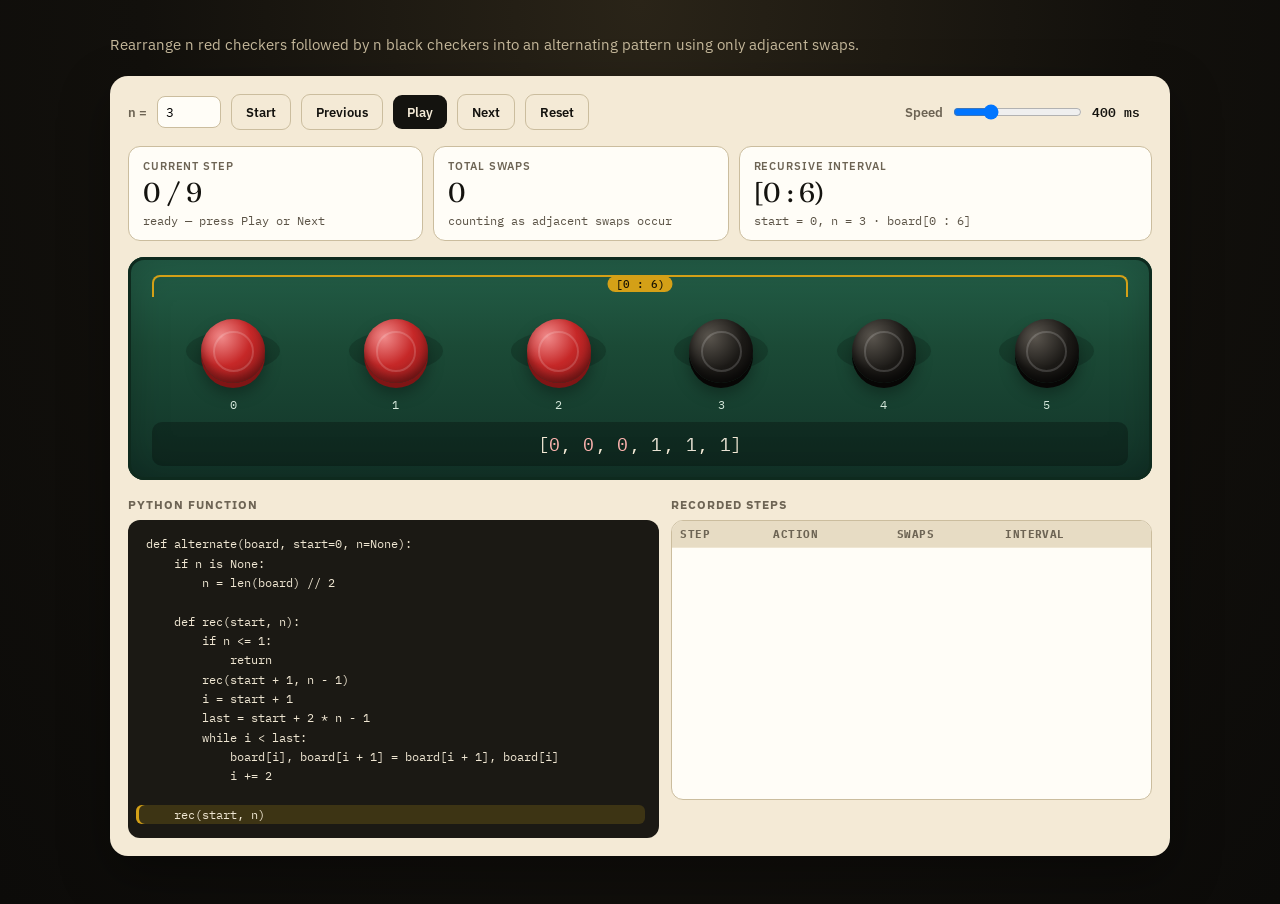
<file: Assignment #1/checkers.html>
<!DOCTYPE html>
<html lang="en">
<head>
  <meta charset="UTF-8" />
  <meta name="viewport" content="width=device-width, initial-scale=1" />
  <title>Recursive Checker Swaps</title>
  <link rel="preconnect" href="https://fonts.googleapis.com" />
  <link rel="preconnect" href="https://fonts.gstatic.com" crossorigin />
  <link href="https://fonts.googleapis.com/css2?family=Fraunces:opsz,wght@9..144,500;9..144,700&family=IBM+Plex+Mono:wght@400;500&family=IBM+Plex+Sans:wght@400;500;600&display=swap" rel="stylesheet" />
  <style>
    :root {
      --felt: #1b4a36;
      --felt-dark: #123328;
      --ink: #14130f;
      --paper: #f4ead6;
      --paper-dim: #e7dcc4;
      --red: #c62828;
      --red-deep: #7f1515;
      --black: #1c1a17;
      --gold: #d4a017;
      --line: #cbbd9e;
      --muted: #6d6454;
    }

    * { box-sizing: border-box; }

    body {
      margin: 0;
      min-height: 100vh;
      color: var(--ink);
      background:
        radial-gradient(ellipse at top, #2a2418 0%, #12100c 55%, #0c0b09 100%);
      font-family: "IBM Plex Sans", sans-serif;
    }

    .page {
      max-width: 1100px;
      margin: 0 auto;
      padding: 28px 20px 48px;
    }

    header {
      display: flex;
      justify-content: space-between;
      align-items: flex-end;
      gap: 16px;
      margin-bottom: 22px;
    }

    h1 {
      margin: 0;
      font-family: Fraunces, serif;
      font-size: clamp(1.6rem, 3vw, 2.2rem);
      font-weight: 700;
      color: var(--paper);
      letter-spacing: -0.02em;
    }

    header p {
      margin: 6px 0 0;
      color: #c4b79a;
      font-size: 0.95rem;
    }

    .legend {
      display: flex;
      gap: 14px;
      color: #c4b79a;
      font-size: 0.82rem;
      font-family: "IBM Plex Mono", monospace;
    }

    .legend span {
      display: flex;
      align-items: center;
      gap: 8px;
    }

    .dot {
      width: 14px;
      height: 14px;
      border-radius: 50%;
      box-shadow: 0 1px 0 rgba(0, 0, 0, 0.4);
    }

    .dot.red { background: radial-gradient(circle at 30% 30%, #ef6b6b, var(--red)); }
    .dot.black { background: radial-gradient(circle at 30% 30%, #4a4540, var(--black)); }

    .panel {
      background: var(--paper);
      border-radius: 18px;
      padding: 18px;
      box-shadow: 0 18px 50px rgba(0, 0, 0, 0.35);
    }

    .controls {
      display: flex;
      flex-wrap: wrap;
      align-items: center;
      gap: 10px;
      margin-bottom: 16px;
    }

    label {
      font-size: 0.82rem;
      font-weight: 600;
      color: var(--muted);
    }

    input[type="number"], input[type="range"] {
      font-family: "IBM Plex Mono", monospace;
    }

    input[type="number"] {
      width: 64px;
      padding: 6px 8px;
      border: 1px solid var(--line);
      border-radius: 8px;
      background: #fffdf7;
    }

    .controls button {
      border: 0;
      border-radius: 9px;
      padding: 8px 14px;
      background: var(--ink);
      color: var(--paper);
      font-family: inherit;
      font-weight: 600;
      cursor: pointer;
    }

    .controls button.ghost {
      background: transparent;
      color: var(--ink);
      border: 1px solid var(--line);
    }

    .controls button.is-playing {
      box-shadow: inset 0 0 0 2px var(--gold);
    }

    .speed {
      margin-left: auto;
      display: flex;
      align-items: center;
      gap: 8px;
    }

    .speed-ms {
      min-width: 4.6em;
      font-family: "IBM Plex Mono", monospace;
      font-size: 0.82rem;
      font-weight: 600;
      color: var(--ink);
    }

    .stats {
      display: grid;
      grid-template-columns: 1fr 1fr 1.4fr;
      gap: 10px;
      margin-bottom: 16px;
    }

    .stat {
      background: #fffdf7;
      border: 1px solid var(--line);
      border-radius: 12px;
      padding: 12px 14px;
      min-height: 86px;
    }

    .stat .kicker {
      font-size: 0.7rem;
      font-weight: 600;
      letter-spacing: 0.08em;
      text-transform: uppercase;
      color: var(--muted);
    }

    .stat .value {
      margin-top: 4px;
      font-family: Fraunces, serif;
      font-size: 1.7rem;
      line-height: 1.15;
    }

    .stat .detail {
      margin-top: 4px;
      font-family: "IBM Plex Mono", monospace;
      font-size: 0.78rem;
      color: #5b5346;
    }

    .board-wrap {
      background: linear-gradient(180deg, #246049 0%, var(--felt) 40%, var(--felt-dark) 100%);
      border-radius: 16px;
      padding: 18px 16px 12px;
      box-shadow: inset 0 0 0 3px #0e2a1e, inset 0 0 40px rgba(0, 0, 0, 0.25);
    }

    .interval-bar {
      position: relative;
      height: 28px;
      margin: 0 8px 6px;
    }

    .interval-mark {
      position: absolute;
      top: 0;
      height: 22px;
      border: 2px solid var(--gold);
      border-bottom: 0;
      border-radius: 8px 8px 0 0;
      opacity: 0;
      transition: left 0.35s ease, width 0.35s ease, opacity 0.2s;
    }

    .interval-mark.on { opacity: 1; }

    .interval-mark span {
      position: absolute;
      top: -1px;
      left: 50%;
      transform: translateX(-50%);
      background: var(--gold);
      color: #1a1404;
      font-family: "IBM Plex Mono", monospace;
      font-size: 0.68rem;
      font-weight: 500;
      padding: 1px 8px;
      border-radius: 999px;
      white-space: nowrap;
    }

    .track {
      position: relative;
      height: 84px;
      margin: 0 8px;
    }

    .slot {
      position: absolute;
      top: 8px;
      width: var(--slot);
      height: 68px;
      display: flex;
      justify-content: center;
    }

    .slot::before {
      content: "";
      width: 58%;
      height: 58%;
      margin-top: 14px;
      border-radius: 50%;
      background: rgba(0, 0, 0, 0.18);
    }

    .piece {
      position: absolute;
      top: 10px;
      width: calc(var(--slot) * 0.78);
      height: calc(var(--slot) * 0.78);
      max-width: 64px;
      max-height: 64px;
      border-radius: 50%;
      transition: left 0.5s cubic-bezier(0.4, 0.1, 0.2, 1), top 0.5s cubic-bezier(0.4, 0.1, 0.2, 1);
      z-index: 1;
    }

    .piece.swap-a { z-index: 3; }
    .piece.swap-b { z-index: 2; }
    .piece.flash {
      outline: 3px solid var(--gold);
      outline-offset: 2px;
    }

    .piece.red {
      background:
        radial-gradient(circle at 32% 28%, #f08a8a 0%, var(--red) 46%, var(--red-deep) 100%);
      box-shadow:
        inset 0 -6px 10px rgba(0, 0, 0, 0.35),
        0 5px 0 var(--red-deep),
        0 10px 16px rgba(0, 0, 0, 0.35);
    }

    .piece.black {
      background:
        radial-gradient(circle at 32% 28%, #5a554e 0%, var(--black) 52%, #090807 100%);
      box-shadow:
        inset 0 -6px 10px rgba(0, 0, 0, 0.55),
        0 5px 0 #070605,
        0 10px 16px rgba(0, 0, 0, 0.35);
    }

    .piece::after {
      content: "";
      position: absolute;
      inset: 18%;
      border-radius: 50%;
      border: 2px solid rgba(255, 255, 255, 0.16);
    }

    .indices {
      display: grid;
      grid-auto-flow: column;
      grid-auto-columns: var(--slot);
      margin: 4px 8px 0;
      color: #d9ecdf;
      font-family: "IBM Plex Mono", monospace;
      font-size: 0.75rem;
      text-align: center;
    }

    .board-list {
      margin: 10px 8px 2px;
      text-align: center;
      font-family: "IBM Plex Mono", monospace;
      font-size: clamp(0.85rem, 2.2vw, 1.15rem);
      color: #f4ead6;
      background: rgba(0, 0, 0, 0.28);
      border-radius: 10px;
      padding: 10px 12px;
      letter-spacing: 0.02em;
    }

    .board-list .zero { color: #ffb4b0; }
    .board-list .one { color: #e8e2d4; }

    .below {
      display: grid;
      grid-template-columns: 1.05fr 0.95fr;
      gap: 12px;
      margin-top: 16px;
    }

    h2 {
      margin: 0 0 8px;
      font-size: 0.78rem;
      letter-spacing: 0.08em;
      text-transform: uppercase;
      color: var(--muted);
    }

    pre {
      margin: 0;
      background: #1b1914;
      color: #efe6d2;
      border-radius: 12px;
      padding: 14px 14px 14px 8px;
      overflow: auto;
      min-height: 280px;
      font-family: "IBM Plex Mono", monospace;
      font-size: 0.78rem;
      line-height: 1.55;
    }

    .code-line {
      display: block;
      padding: 0 8px 0 10px;
      border-radius: 6px;
    }

    .code-line.active {
      background: #3d3414;
      box-shadow: inset 3px 0 0 var(--gold);
    }

    .log {
      height: 280px;
      overflow: auto;
      background: #fffdf7;
      border: 1px solid var(--line);
      border-radius: 12px;
      font-family: "IBM Plex Mono", monospace;
      font-size: 0.75rem;
    }

    .log table {
      width: 100%;
      border-collapse: collapse;
    }

    .log th, .log td {
      text-align: left;
      padding: 6px 8px;
      border-bottom: 1px solid #efe6d2;
      white-space: nowrap;
    }

    .log th {
      position: sticky;
      top: 0;
      background: var(--paper-dim);
      font-size: 0.68rem;
      letter-spacing: 0.04em;
      text-transform: uppercase;
      color: var(--muted);
    }

    .log tr.current td {
      background: #f6e7b4;
      font-weight: 500;
    }

    @media (max-width: 800px) {
      header, .stats, .below { display: block; }
      .stat { margin-bottom: 8px; }
      .speed { margin-left: 0; }
      .below > * { margin-top: 12px; }
    }
  </style>
</head>
<body>
  <div class="page">
    <header>
      <div>
        <p>Rearrange n red checkers followed by n black checkers into an alternating pattern using only adjacent swaps.</p>
      </div>
    </header>

    <div class="panel">
      <div class="controls">
        <label for="nInput">n =</label>
        <input id="nInput" type="number" min="1" max="8" value="3" />
        <button id="startBtn" class="ghost" type="button">Start</button>
        <button id="prevBtn" class="ghost" type="button">Previous</button>
        <button id="playBtn" type="button">Play</button>
        <button id="nextBtn" class="ghost" type="button">Next</button>
        <button id="resetBtn" class="ghost" type="button">Reset</button>
        <div class="speed">
          <label for="speed">Speed</label>
          <input id="speed" type="range" min="100" max="1200" step="50" value="400" />
          <span class="speed-ms" id="speedMs">400 ms</span>
        </div>
      </div>

      <div class="stats">
        <article class="stat">
          <div class="kicker">Current step</div>
          <div class="value" id="stepValue">0 / 0</div>
          <div class="detail" id="stepDetail">ready</div>
        </article>
        <article class="stat">
          <div class="kicker">Total swaps</div>
          <div class="value" id="swapValue">0</div>
          <div class="detail" id="swapDetail">T(n) = n(n − 1) / 2</div>
        </article>
        <article class="stat">
          <div class="kicker">Recursive interval</div>
          <div class="value" id="intervalValue">[0 : 0)</div>
          <div class="detail" id="intervalDetail">start = 0, n = 0</div>
        </article>
      </div>

      <div class="board-wrap">
        <div class="interval-bar">
          <div class="interval-mark" id="intervalMark"><span id="intervalLabel"></span></div>
        </div>
        <div class="track" id="track"></div>
        <div class="indices" id="indices"></div>
        <div class="board-list" id="boardList">[0, 0, 0, 1, 1, 1]</div>
      </div>

      <div class="below">
        <div>
          <h2>Python function</h2>
          <pre id="code"></pre>
        </div>
        <div>
          <h2>Recorded steps</h2>
          <div class="log" id="log">
            <table>
              <thead>
                <tr>
                  <th>Step</th>
                  <th>Action</th>
                  <th>Swaps</th>
                  <th>Interval</th>
                </tr>
              </thead>
              <tbody id="logBody"></tbody>
            </table>
          </div>
        </div>
      </div>
    </div>
  </div>

  <script>
    const CODE_LINES = [
      "def alternate(board, start=0, n=None):",
      "    if n is None:",
      "        n = len(board) // 2",
      "",
      "    def rec(start, n):",
      "        if n <= 1:",
      "            return",
      "        rec(start + 1, n - 1)",
      "        i = start + 1",
      "        last = start + 2 * n - 1",
      "        while i < last:",
      "            board[i], board[i + 1] = board[i + 1], board[i]",
      "            i += 2",
      "",
      "    rec(start, n)",
    ];

    const codeEl = document.getElementById("code");
    CODE_LINES.forEach((line, i) => {
      const span = document.createElement("span");
      span.className = "code-line";
      span.dataset.line = String(i);
      span.textContent = line || " ";
      codeEl.appendChild(span);
    });

    const els = {
      nInput: document.getElementById("nInput"),
      startBtn: document.getElementById("startBtn"),
      prevBtn: document.getElementById("prevBtn"),
      playBtn: document.getElementById("playBtn"),
      nextBtn: document.getElementById("nextBtn"),
      resetBtn: document.getElementById("resetBtn"),
      speed: document.getElementById("speed"),
      speedMs: document.getElementById("speedMs"),
      stepValue: document.getElementById("stepValue"),
      stepDetail: document.getElementById("stepDetail"),
      swapValue: document.getElementById("swapValue"),
      swapDetail: document.getElementById("swapDetail"),
      intervalValue: document.getElementById("intervalValue"),
      intervalDetail: document.getElementById("intervalDetail"),
      track: document.getElementById("track"),
      indices: document.getElementById("indices"),
      boardList: document.getElementById("boardList"),
      intervalMark: document.getElementById("intervalMark"),
      intervalLabel: document.getElementById("intervalLabel"),
      logBody: document.getElementById("logBody"),
      log: document.getElementById("log"),
    };

    let n = 3;
    let events = [];
    let totalSwaps = 0;
    let cursor = 0;
    let pieces = [];
    let playing = false;
    let busy = false;
    let runId = 0;

    function highlightCode(line) {
      codeEl.querySelectorAll(".code-line").forEach((el) => {
        el.classList.toggle("active", Number(el.dataset.line) === line);
      });
    }

    function stepMs() {
      return Number(els.speed.value);
    }

    function updateSpeedLabel() {
      els.speedMs.textContent = `${stepMs()} ms`;
    }

    function swapDuration() {
      return Math.min(500, Math.max(160, Math.round(stepMs() * 0.7)));
    }

    function applyPieceSpeed() {
      const ms = swapDuration();
      pieces.forEach((p) => {
        p.el.style.transitionDuration = `${ms}ms`;
      });
      return ms;
    }

    function collectEvents(size) {
      const board = Array(size).fill(0).concat(Array(size).fill(1));
      const out = [];
      let swaps = 0;

      function rec(start, m) {
        const interval = [start, start + 2 * m];
        out.push({
          type: "enter",
          start,
          n: m,
          interval,
          swaps,
          board: board.slice(),
          line: m <= 1 ? 5 : 7,
          detail: m <= 1
            ? `base case: n = 1, already alternating`
            : `recurse into the middle 2(${m} − 1) checkers`,
        });
        if (m <= 1) {
          out.push({
            type: "return",
            start,
            n: m,
            interval,
            swaps,
            board: board.slice(),
            line: 6,
            detail: `return from rec(start=${start}, n=${m})`,
          });
          return;
        }
        rec(start + 1, m - 1);
        let i = start + 1;
        const last = start + 2 * m - 1;
        while (i < last) {
          const tmp = board[i];
          board[i] = board[i + 1];
          board[i + 1] = tmp;
          swaps += 1;
          out.push({
            type: "swap",
            i,
            start,
            n: m,
            interval,
            swaps,
            board: board.slice(),
            line: 11,
            detail: `swap adjacent positions ${i} and ${i + 1}`,
          });
          i += 2;
        }
        out.push({
          type: "return",
          start,
          n: m,
          interval,
          swaps,
          board: board.slice(),
          line: 12,
          detail: `return from rec(start=${start}, n=${m})`,
        });
      }

      rec(0, size);
      return { events: out, totalSwaps: swaps };
    }

    function slotWidth() {
      const count = 2 * n;
      return els.track.clientWidth / count;
    }

    function setIntervalMark(interval) {
      const w = slotWidth();
      if (!interval) {
        els.intervalMark.classList.remove("on");
        return;
      }
      const [lo, hi] = interval;
      els.intervalMark.style.left = `${lo * w}px`;
      els.intervalMark.style.width = `${(hi - lo) * w}px`;
      els.intervalLabel.textContent = `[${lo} : ${hi})`;
      els.intervalMark.classList.add("on");
    }

    function layoutPieces(arc = null) {
      const w = slotWidth();
      const pieceSize = Math.min(64, w * 0.78);
      pieces.forEach((p) => {
        p.el.style.width = `${pieceSize}px`;
        p.el.style.height = `${pieceSize}px`;
        const left = p.slot * w + (w - pieceSize) / 2;
        let top = 10;
        if (arc && p.slot === arc.up) top = -8;
        if (arc && p.slot === arc.down) top = 28;
        p.el.style.left = `${left}px`;
        p.el.style.top = `${top}px`;
      });
    }

    function renderBoard() {
      const count = 2 * n;
      els.track.style.setProperty("--slot", `${100 / count}%`);
      els.track.innerHTML = "";
      els.indices.innerHTML = "";
      pieces = [];

      for (let i = 0; i < count; i += 1) {
        const slot = document.createElement("div");
        slot.className = "slot";
        slot.style.left = `${(100 / count) * i}%`;
        slot.style.width = `${100 / count}%`;
        els.track.appendChild(slot);

        const idx = document.createElement("div");
        idx.textContent = String(i);
        els.indices.appendChild(idx);

        const color = i < n ? "red" : "black";
        const el = document.createElement("div");
        el.className = `piece ${color}`;
        els.track.appendChild(el);
        pieces.push({ el, slot: i, color });
      }
      layoutPieces();
      applyPieceSpeed();
    }

    function currentBoard() {
      if (cursor <= 0) return Array(n).fill(0).concat(Array(n).fill(1));
      return events[cursor - 1].board;
    }

    function renderList(arr) {
      els.boardList.innerHTML = `[${arr.map((v) => (
        `<span class="${v ? "one" : "zero"}">${v}</span>`
      )).join(", ")}]`;
    }

    function readyEvent() {
      return {
        start: 0,
        n,
        interval: [0, 2 * n],
        swaps: 0,
        board: Array(n).fill(0).concat(Array(n).fill(1)),
        detail: "ready — press Play or Next",
        line: 14,
      };
    }

    function highlightLog() {
      const rows = [...els.logBody.querySelectorAll("tr")];
      rows.forEach((row, i) => {
        row.classList.toggle("current", i === cursor - 1);
      });
      const current = rows[cursor - 1];
      if (current) current.scrollIntoView({ block: "nearest" });
    }

    function updateButtons() {
      els.startBtn.disabled = cursor === 0 && !playing;
      els.prevBtn.disabled = cursor === 0;
      els.nextBtn.disabled = cursor >= events.length;
      els.playBtn.disabled = cursor >= events.length && !playing;
      els.playBtn.textContent = "Play";
      els.playBtn.classList.toggle("is-playing", playing);
    }

    function updateStats(event, stepIndex) {
      const swapCount = event ? event.swaps : 0;
      const interval = event ? event.interval : [0, 2 * n];
      const start = event ? event.start : 0;
      const m = event ? event.n : n;
      const board = event && event.board ? event.board : currentBoard();

      els.stepValue.textContent = `${stepIndex} / ${events.length}`;
      els.stepDetail.textContent = event ? event.detail : "ready — press Play or Next";
      els.swapValue.textContent = String(swapCount);
      els.swapDetail.textContent = stepIndex >= events.length && events.length > 0
        ? `final total  ·  T(${n}) = ${n}×${n - 1}/2`
        : "counting as adjacent swaps occur";
      els.intervalValue.textContent = `[${interval[0]} : ${interval[1]})`;
      els.intervalDetail.textContent = `start = ${start}, n = ${m}   ·   board[${interval[0]} : ${interval[1]}]`;
      setIntervalMark(interval);
      renderList(board);
      updateButtons();
      if (event) highlightCode(event.line);
      else highlightCode(-1);
    }

    function recordRow(event, stepIndex) {
      const tr = document.createElement("tr");
      tr.dataset.step = String(stepIndex);
      const interval = `[${event.interval[0]} : ${event.interval[1]})`;
      const action = event.type === "swap"
        ? `swap ${event.i} ↔ ${event.i + 1}`
        : event.type === "enter"
          ? `rec(start=${event.start}, n=${event.n})`
          : `return n=${event.n}`;
      tr.innerHTML = `
        <td>${stepIndex}</td>
        <td>${action}</td>
        <td>${event.swaps}</td>
        <td>${interval}</td>
      `;
      els.logBody.appendChild(tr);
      highlightLog();
    }

    function wait(ms) {
      return new Promise((resolve) => setTimeout(resolve, ms));
    }

    function waitTransition(el) {
      const ms = swapDuration() + 80;
      return new Promise((resolve) => {
        let settled = false;
        const done = () => {
          if (settled) return;
          settled = true;
          resolve();
        };
        el.addEventListener("transitionend", done, { once: true });
        setTimeout(done, ms);
      });
    }

    async function runSwap(i) {
      const a = pieces.find((p) => p.slot === i);
      const b = pieces.find((p) => p.slot === i + 1);
      if (!a || !b) return;
      a.el.classList.add("flash", "swap-a");
      b.el.classList.add("flash", "swap-b");
      a.slot = i + 1;
      b.slot = i;
      layoutPieces({ up: a.slot, down: b.slot });
      await waitTransition(a.el);
      layoutPieces();
      a.el.classList.remove("flash", "swap-a");
      b.el.classList.remove("flash", "swap-b");
    }

    async function runEvent(event, stepIndex, id) {
      if (id !== runId) return;
      updateStats(event, stepIndex);
      recordRow(event, stepIndex);
      if (event.type === "swap") {
        await runSwap(event.i);
        if (id === runId) renderList(event.board);
      } else if (!playing) {
        await wait(80);
      }
    }

    async function stepOnce(id) {
      if (busy || cursor >= events.length) return;
      busy = true;
      const event = events[cursor];
      cursor += 1;
      await runEvent(event, cursor, id);
      if (id !== runId) return;
      if (cursor >= events.length) {
        els.stepDetail.textContent = "done — board is 0, 1, 0, 1, …";
        highlightCode(-1);
        playing = false;
      }
      busy = false;
      updateButtons();
    }

    async function stepBack(id) {
      if (busy || cursor <= 0) return;
      busy = true;
      playing = false;
      const event = events[cursor - 1];
      if (event.type === "swap") {
        await runSwap(event.i);
      }
      if (id !== runId) return;
      cursor -= 1;
      const last = els.logBody.lastElementChild;
      if (last) last.remove();
      const shown = cursor === 0 ? readyEvent() : events[cursor - 1];
      if (cursor === 0) {
        shown.detail = "ready — press Play or Next";
      }
      updateStats(shown, cursor);
      highlightLog();
      busy = false;
      updateButtons();
    }

    async function play() {
      if (playing) return;
      if (cursor >= events.length) return;
      const id = runId;
      playing = true;
      updateButtons();
      while (playing && id === runId && cursor < events.length) {
        const t0 = performance.now();
        await stepOnce(id);
        if (!playing || id !== runId) break;
        const leftover = stepMs() - (performance.now() - t0);
        if (leftover > 0) await wait(leftover);
      }
      if (id === runId) {
        playing = false;
        updateButtons();
      }
    }

    function pause() {
      playing = false;
      updateButtons();
    }

    function seekStart() {
      runId += 1;
      playing = false;
      busy = false;
      cursor = 0;
      els.logBody.innerHTML = "";
      renderBoard();
      updateStats(readyEvent(), 0);
    }

    function rebuild() {
      n = Math.max(1, Math.min(8, Number(els.nInput.value) || 1));
      els.nInput.value = String(n);
      const collected = collectEvents(n);
      events = collected.events;
      totalSwaps = collected.totalSwaps;
      seekStart();
    }

    function resetToDefault() {
      els.nInput.value = "3";
      rebuild();
    }

    els.startBtn.addEventListener("click", () => seekStart());
    els.prevBtn.addEventListener("click", () => {
      pause();
      stepBack(runId);
    });
    els.playBtn.addEventListener("click", () => {
      if (playing) pause();
      else play();
    });
    els.nextBtn.addEventListener("click", () => {
      pause();
      stepOnce(runId);
    });
    els.resetBtn.addEventListener("click", () => resetToDefault());
    els.nInput.addEventListener("change", () => rebuild());
    els.speed.addEventListener("input", () => {
      updateSpeedLabel();
      applyPieceSpeed();
    });
    window.addEventListener("resize", () => {
      layoutPieces();
      const event = cursor === 0 ? readyEvent() : events[cursor - 1];
      setIntervalMark(event.interval);
    });

    updateSpeedLabel();
    rebuild();
  </script>
</body>
</html>
</file>
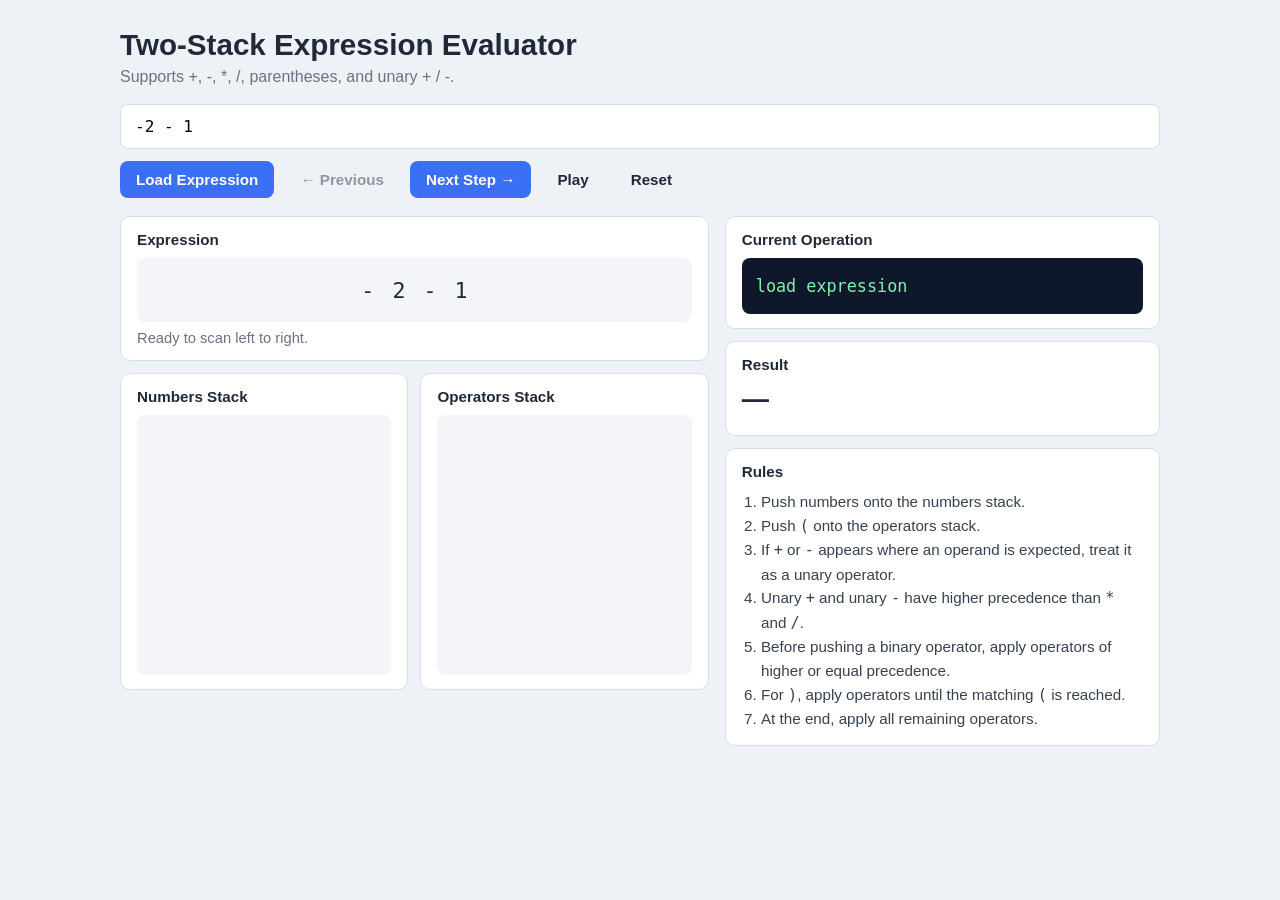
<file: Assignment #2/eval_stacks.html>
<!DOCTYPE html>
<html lang="en">
<head>
  <meta charset="UTF-8" />
  <meta name="viewport" content="width=device-width, initial-scale=1" />
  <title>Two-Stack Expression Evaluator</title>
  <style>
    :root {
      --bg: #eef1f6;
      --card: #ffffff;
      --ink: #1f2937;
      --muted: #6b7280;
      --line: #d8dee8;
      --blue: #3b6ff5;
      --blue-hover: #2f5de0;
      --gray-btn: #eef1f6;
      --well: #f3f5f9;
      --green: #d8f3dc;
      --green-ink: #1b7a3a;
      --green-line: #8ed4a4;
      --amber: #fff3d6;
      --amber-ink: #9a6700;
      --navy: #0f172a;
    }

    * { box-sizing: border-box; }

    body {
      margin: 0;
      min-height: 100vh;
      font-family: -apple-system, BlinkMacSystemFont, "Segoe UI", Helvetica, Arial, sans-serif;
      color: var(--ink);
      background: var(--bg);
    }

    .page {
      max-width: 1080px;
      margin: 0 auto;
      padding: 28px 20px 48px;
    }

    h1 {
      margin: 0;
      font-size: 1.85rem;
      font-weight: 700;
    }

    .sub {
      margin: 6px 0 18px;
      color: var(--muted);
    }

    #exprInput {
      width: 100%;
      padding: 12px 14px;
      border: 1px solid var(--line);
      border-radius: 8px;
      font-size: 1rem;
      font-family: ui-monospace, SFMono-Regular, Menlo, Consolas, monospace;
      background: #fff;
    }

    .controls {
      display: flex;
      flex-wrap: wrap;
      gap: 10px;
      margin: 12px 0 18px;
    }

    button {
      border: 0;
      border-radius: 8px;
      padding: 10px 16px;
      font-size: 0.95rem;
      font-weight: 600;
      cursor: pointer;
      background: var(--gray-btn);
      color: var(--ink);
    }

    button.primary {
      background: var(--blue);
      color: #fff;
    }

    button.primary:hover { background: var(--blue-hover); }
    button:disabled { opacity: 0.45; cursor: default; }

    .layout {
      display: grid;
      grid-template-columns: 1.15fr 0.85fr;
      gap: 16px;
    }

    .card {
      background: var(--card);
      border: 1px solid var(--line);
      border-radius: 10px;
      padding: 14px 16px;
    }

    .card h2 {
      margin: 0 0 10px;
      font-size: 0.95rem;
    }

    .expr-box {
      background: var(--well);
      border-radius: 8px;
      padding: 16px 12px;
      min-height: 64px;
      display: flex;
      flex-wrap: wrap;
      gap: 10px;
      align-items: center;
      justify-content: center;
      font-family: ui-monospace, SFMono-Regular, Menlo, Consolas, monospace;
      font-size: 1.35rem;
    }

    .tok {
      padding: 2px 4px;
      border-radius: 4px;
    }

    .tok.current {
      background: #dbe7ff;
      outline: 2px solid var(--blue);
    }

    .tok.done { color: var(--muted); }

    .status {
      margin: 8px 0 0;
      color: var(--muted);
      font-size: 0.92rem;
    }

    .stacks {
      display: grid;
      grid-template-columns: 1fr 1fr;
      gap: 12px;
      margin-top: 12px;
    }

    .stack h2 { text-align: left; }

    .well {
      background: var(--well);
      border-radius: 8px;
      min-height: 260px;
      padding: 10px;
      display: flex;
      flex-direction: column-reverse;
      align-items: stretch;
      gap: 8px;
    }

    .cell {
      text-align: center;
      padding: 10px;
      border-radius: 6px;
      font-family: ui-monospace, SFMono-Regular, Menlo, Consolas, monospace;
      font-weight: 600;
      animation: pop 0.22s ease;
    }

    .cell.num {
      background: var(--green);
      color: var(--green-ink);
      border: 1px solid var(--green-line);
    }

    .cell.op {
      background: var(--amber);
      color: var(--amber-ink);
      border: 1px solid #f0d48a;
    }

    .op-box {
      background: var(--navy);
      color: #86efac;
      font-family: ui-monospace, SFMono-Regular, Menlo, Consolas, monospace;
      min-height: 56px;
      display: flex;
      align-items: center;
      padding: 12px 14px;
      border-radius: 8px;
      font-size: 1.05rem;
    }

    .result-value {
      font-size: 1.7rem;
      font-weight: 700;
      min-height: 1.4em;
    }

    .rules {
      margin: 0;
      padding-left: 1.2rem;
      color: #374151;
      line-height: 1.55;
      font-size: 0.95rem;
    }

    .error { color: #b91c1c; }

    @keyframes pop {
      from { transform: translateY(8px); opacity: 0; }
      to { transform: translateY(0); opacity: 1; }
    }

    @media (max-width: 800px) {
      .layout, .stacks { display: block; }
      .card, .stack { margin-bottom: 12px; }
    }
  </style>
</head>
<body>
  <div class="page">
    <h1>Two-Stack Expression Evaluator</h1>
    <p class="sub">Supports +, -, *, /, parentheses, and unary + / -.</p>

    <input id="exprInput" type="text" value="-2 - 1" spellcheck="false" />

    <div class="controls">
      <button class="primary" id="loadBtn" type="button">Load Expression</button>
      <button id="prevBtn" type="button">← Previous</button>
      <button class="primary" id="nextBtn" type="button">Next Step →</button>
      <button id="playBtn" type="button">Play</button>
      <button id="resetBtn" type="button">Reset</button>
    </div>

    <div class="layout">
      <div>
        <div class="card">
          <h2>Expression</h2>
          <div class="expr-box" id="exprBox"></div>
          <p class="status" id="status">Load an expression to begin.</p>
        </div>
        <div class="stacks">
          <div class="stack card">
            <h2>Numbers Stack</h2>
            <div class="well" id="numWell"></div>
          </div>
          <div class="stack card">
            <h2>Operators Stack</h2>
            <div class="well" id="opWell"></div>
          </div>
        </div>
      </div>

      <div>
        <div class="card">
          <h2>Current Operation</h2>
          <div class="op-box" id="operation">—</div>
        </div>
        <div class="card" style="margin-top: 12px;">
          <h2>Result</h2>
          <div class="result-value" id="result">—</div>
        </div>
        <div class="card" style="margin-top: 12px;">
          <h2>Rules</h2>
          <ol class="rules">
            <li>Push numbers onto the numbers stack.</li>
            <li>Push <code>(</code> onto the operators stack.</li>
            <li>If <code>+</code> or <code>-</code> appears where an operand is expected, treat it as a unary operator.</li>
            <li>Unary <code>+</code> and unary <code>-</code> have higher precedence than <code>*</code> and <code>/</code>.</li>
            <li>Before pushing a binary operator, apply operators of higher or equal precedence.</li>
            <li>For <code>)</code>, apply operators until the matching <code>(</code> is reached.</li>
            <li>At the end, apply all remaining operators.</li>
          </ol>
        </div>
      </div>
    </div>
  </div>

  <script>
    const els = {
      exprInput: document.getElementById("exprInput"),
      loadBtn: document.getElementById("loadBtn"),
      prevBtn: document.getElementById("prevBtn"),
      nextBtn: document.getElementById("nextBtn"),
      playBtn: document.getElementById("playBtn"),
      resetBtn: document.getElementById("resetBtn"),
      exprBox: document.getElementById("exprBox"),
      status: document.getElementById("status"),
      numWell: document.getElementById("numWell"),
      opWell: document.getElementById("opWell"),
      operation: document.getElementById("operation"),
      result: document.getElementById("result"),
    };

    let events = [];
    let cursor = 0;
    let playing = false;
    let timer = null;

    function fmt(n) {
      if (typeof n !== "number") return String(n);
      if (Number.isInteger(n)) return String(n);
      return String(n);
    }

    function precedence(operator) {
      return { "+": 1, "-": 1, "*": 2, "/": 2, "u+": 3, "u-": 3 }[operator];
    }

    function tokenize(expression) {
      const tokens = [];
      let i = 0;
      const n = expression.length;
      while (i < n) {
        const ch = expression[i];
        if (/\s/.test(ch)) { i += 1; continue; }
        if (/\d/.test(ch) || ch === ".") {
          const start = i;
          let dotted = ch === ".";
          i += 1;
          while (i < n && (/\d/.test(expression[i]) || (expression[i] === "." && !dotted))) {
            if (expression[i] === ".") dotted = true;
            i += 1;
          }
          const lexeme = expression.slice(start, i);
          if (lexeme === ".") throw new Error("Invalid number.");
          tokens.push(parseFloat(lexeme));
          continue;
        }
        if ("+-*/()".includes(ch)) { tokens.push(ch); i += 1; continue; }
        throw new Error("Unsupported character.");
      }
      return tokens;
    }

    function isUnary(tokens, index) {
      if (tokens[index] !== "+" && tokens[index] !== "-") return false;
      if (index === 0) return true;
      const prev = tokens[index - 1];
      if (typeof prev === "number") return false;
      return "+-*/(".includes(prev);
    }

    function applyOperator(numbers, operators) {
      const op = operators.pop();
      if (op === "u-" || op === "u+") {
        if (!numbers.length) throw new Error("Missing operand.");
        const value = numbers.pop();
        const result = op === "u-" ? -value : value;
        numbers.push(result);
        return {
          text: op === "u-" ? `${fmt(result)} = -${fmt(value)}` : `${fmt(result)} = +${fmt(value)}`,
        };
      }
      if (numbers.length < 2) throw new Error("Missing operand.");
      const right = numbers.pop();
      const left = numbers.pop();
      let result;
      if (op === "+") result = left + right;
      else if (op === "-") result = left - right;
      else if (op === "*") result = left * right;
      else if (op === "/") {
        if (right === 0) throw new Error("Division by zero.");
        result = left / right;
      } else throw new Error("Unknown operator.");
      numbers.push(result);
      return { text: `${fmt(left)} ${op} ${fmt(right)} = ${fmt(result)}` };
    }

    function collectEvents(expression) {
      const tokens = tokenize(expression);
      if (!tokens.length) throw new Error("Empty expression.");
      const numbers = [];
      const operators = [];
      const out = [];
      const snap = () => ({
        tokens,
        numbers: numbers.slice(),
        operators: operators.slice(),
      });

      function push(partial) {
        out.push({ tokenIndex: -1, status: "", operation: "—", result: null, ...snap(), ...partial });
      }

      push({
        status: "Ready to scan left to right.",
        operation: "load expression",
      });

      for (let i = 0; i < tokens.length; i += 1) {
        const token = tokens[i];

        if (typeof token === "number") {
          numbers.push(token);
          push({
            tokenIndex: i,
            status: `Push ${fmt(token)} onto the numbers stack.`,
            operation: `push ${fmt(token)}`,
          });
          continue;
        }

        if (isUnary(tokens, i)) {
          const u = token === "+" ? "u+" : "u-";
          operators.push(u);
          push({
            tokenIndex: i,
            status: `${token} is unary, so push ${u}.`,
            operation: `push ${u}`,
          });
          continue;
        }

        if (token === "(") {
          operators.push(token);
          push({
            tokenIndex: i,
            status: "Push ( onto the operators stack.",
            operation: "push (",
          });
          continue;
        }

        if (token === ")") {
          while (operators.length && operators[operators.length - 1] !== "(") {
            const applied = applyOperator(numbers, operators);
            push({
              tokenIndex: i,
              status: "Apply operators until the matching ( is reached.",
              operation: applied.text,
            });
          }
          if (!operators.length) throw new Error("Missing left parenthesis.");
          operators.pop();
          push({
            tokenIndex: i,
            status: "Pop and discard (.",
            operation: "pop (",
          });
          while (operators.length && (operators[operators.length - 1] === "u+" || operators[operators.length - 1] === "u-")) {
            const applied = applyOperator(numbers, operators);
            push({
              tokenIndex: i,
              status: "Apply unary operator to the parenthesized result.",
              operation: applied.text,
            });
          }
          continue;
        }

        if ("+-*/".includes(token)) {
          while (
            operators.length
            && operators[operators.length - 1] !== "("
            && precedence(operators[operators.length - 1]) >= precedence(token)
          ) {
            const applied = applyOperator(numbers, operators);
            push({
              tokenIndex: i,
              status: "Apply a higher-or-equal precedence operator before pushing.",
              operation: applied.text,
            });
          }
          operators.push(token);
          push({
            tokenIndex: i,
            status: `Push ${token} onto the operators stack.`,
            operation: `push ${token}`,
          });
        }
      }

      while (operators.length) {
        if (operators[operators.length - 1] === "(") throw new Error("Missing right parenthesis.");
        const applied = applyOperator(numbers, operators);
        push({
          tokenIndex: tokens.length,
          status: "Apply remaining operators.",
          operation: applied.text,
        });
      }

      if (numbers.length !== 1) throw new Error("Invalid expression.");

      push({
        tokenIndex: tokens.length,
        status: "Evaluation complete.",
        operation: `result = ${fmt(numbers[0])}`,
        result: numbers[0],
      });

      return out;
    }

    function renderStack(well, items, kind) {
      well.innerHTML = "";
      items.forEach((item) => {
        const cell = document.createElement("div");
        cell.className = `cell ${kind}`;
        cell.textContent = typeof item === "number" ? fmt(item) : item;
        well.appendChild(cell);
      });
    }

    function show(index) {
      cursor = index;
      const ev = events[index];
      els.exprBox.innerHTML = "";
      ev.tokens.forEach((tok, i) => {
        const span = document.createElement("span");
        span.className = "tok";
        if (ev.tokenIndex === i) span.classList.add("current");
        else if (ev.tokenIndex > i) span.classList.add("done");
        span.textContent = typeof tok === "number" ? fmt(tok) : tok;
        els.exprBox.appendChild(span);
      });
      els.status.textContent = ev.status;
      els.status.classList.remove("error");
      els.operation.textContent = ev.operation;
      renderStack(els.numWell, ev.numbers, "num");
      renderStack(els.opWell, ev.operators, "op");
      els.result.textContent = ev.result == null ? "—" : fmt(ev.result);
      els.prevBtn.disabled = index === 0;
      els.nextBtn.disabled = index === events.length - 1;
    }

    function stop() {
      playing = false;
      els.playBtn.textContent = "Play";
      if (timer) { clearTimeout(timer); timer = null; }
    }

    function playNext() {
      if (!playing) return;
      if (cursor >= events.length - 1) { stop(); return; }
      show(cursor + 1);
      timer = setTimeout(playNext, 700);
    }

    function load() {
      stop();
      try {
        events = collectEvents(els.exprInput.value);
        show(0);
      } catch (err) {
        events = [];
        els.exprBox.innerHTML = "";
        els.numWell.innerHTML = "";
        els.opWell.innerHTML = "";
        els.operation.textContent = "—";
        els.result.textContent = "—";
        els.status.textContent = err.message;
        els.status.classList.add("error");
      }
    }

    els.loadBtn.addEventListener("click", load);
    els.resetBtn.addEventListener("click", () => { if (events.length) { stop(); show(0); } else load(); });
    els.prevBtn.addEventListener("click", () => { stop(); if (cursor > 0) show(cursor - 1); });
    els.nextBtn.addEventListener("click", () => { stop(); if (cursor < events.length - 1) show(cursor + 1); });
    els.playBtn.addEventListener("click", () => {
      if (!events.length) load();
      if (!events.length) return;
      if (playing) { stop(); return; }
      if (cursor >= events.length - 1) show(0);
      playing = true;
      els.playBtn.textContent = "Pause";
      timer = setTimeout(playNext, 700);
    });
    els.exprInput.addEventListener("keydown", (e) => {
      if (e.key === "Enter") load();
    });

    load();
  </script>
</body>
</html>
</file>
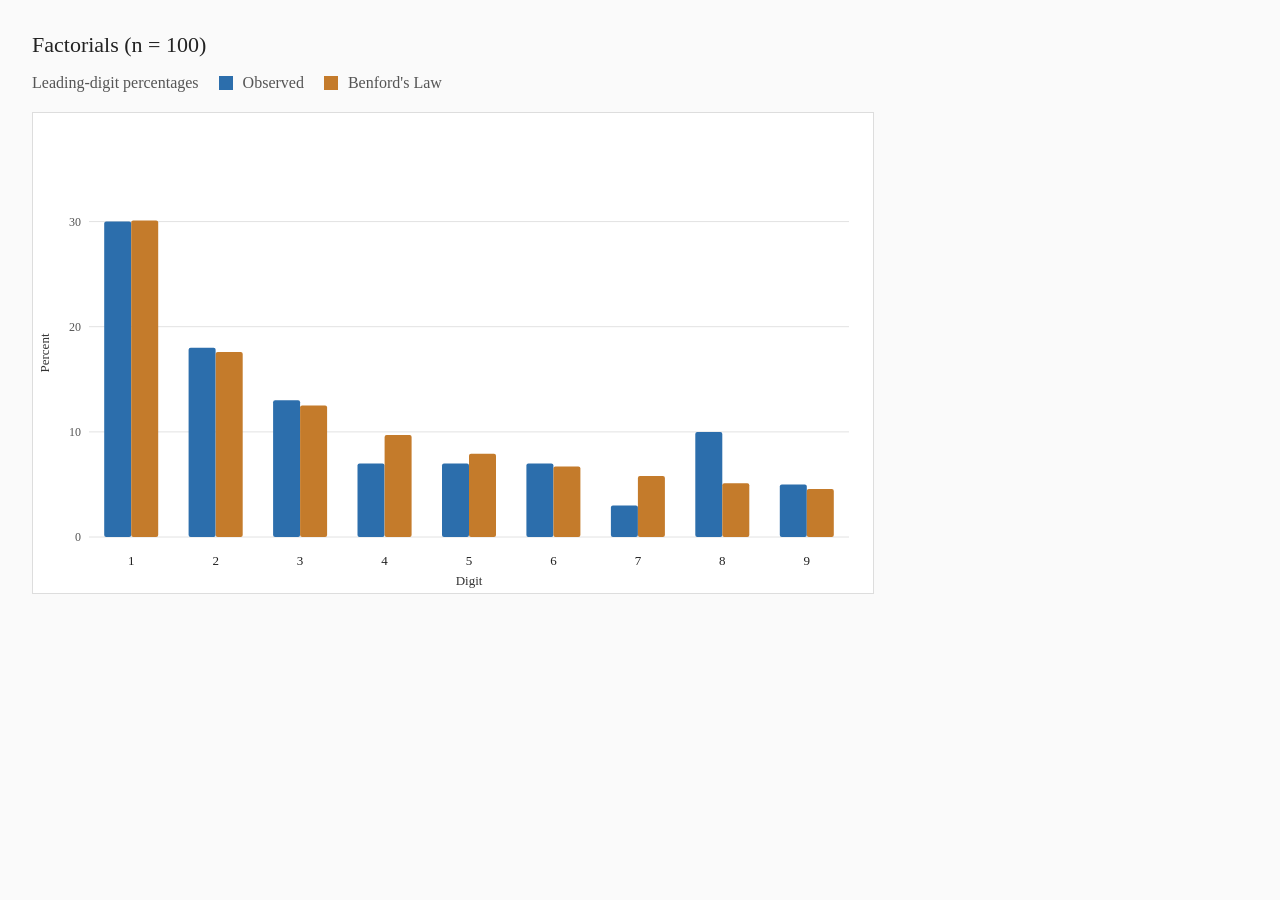
<file: Assignment #3/benford_factorial_100.html>
<!DOCTYPE html>
<html lang="en">
<head>
  <meta charset="utf-8">
  <title>Benford — Factorials (n = 100)</title>
  <style>
    body { font-family: Georgia, serif; margin: 32px; color: #222; background: #fafafa; }
    h1 { font-size: 22px; font-weight: normal; margin-bottom: 8px; }
    .caption { color: #555; margin-bottom: 20px; }
    .legend span { display: inline-block; width: 14px; height: 14px;
      margin: 0 6px 0 16px; vertical-align: -2px; }
    svg { background: #fff; border: 1px solid #ddd; }
  </style>
</head>
<body>
  <h1>Factorials (n = 100)</h1>
  <p class="caption">
    Leading-digit percentages
    <span class="legend">
      <span style="background:#2c6eac"></span> Observed
      <span style="background:#c47b2b"></span> Benford's Law
    </span>
  </p>
  <svg xmlns="http://www.w3.org/2000/svg" width="840" height="480"
       viewBox="0 0 840 480">
    <line x1="56" y1="424.0" x2="816" y2="424.0" stroke="#e2e2e2"/><text x="48" y="428.0" text-anchor="end" font-size="12" fill="#555">0</text><line x1="56" y1="318.9" x2="816" y2="318.9" stroke="#e2e2e2"/><text x="48" y="322.9" text-anchor="end" font-size="12" fill="#555">10</text><line x1="56" y1="213.7" x2="816" y2="213.7" stroke="#e2e2e2"/><text x="48" y="217.7" text-anchor="end" font-size="12" fill="#555">20</text><line x1="56" y1="108.6" x2="816" y2="108.6" stroke="#e2e2e2"/><text x="48" y="112.6" text-anchor="end" font-size="12" fill="#555">30</text>
    <rect x="71.2" y="108.6" width="27.0" height="315.4" fill="#2c6eac" rx="2"/><rect x="98.2" y="107.5" width="27.0" height="316.5" fill="#c47b2b" rx="2"/><rect x="155.6" y="234.7" width="27.0" height="189.3" fill="#2c6eac" rx="2"/><rect x="182.7" y="238.9" width="27.0" height="185.1" fill="#c47b2b" rx="2"/><rect x="240.1" y="287.3" width="27.0" height="136.7" fill="#2c6eac" rx="2"/><rect x="267.1" y="292.6" width="27.0" height="131.4" fill="#c47b2b" rx="2"/><rect x="324.5" y="350.4" width="27.0" height="73.6" fill="#2c6eac" rx="2"/><rect x="351.6" y="322.1" width="27.0" height="101.9" fill="#c47b2b" rx="2"/><rect x="409.0" y="350.4" width="27.0" height="73.6" fill="#2c6eac" rx="2"/><rect x="436.0" y="340.7" width="27.0" height="83.3" fill="#c47b2b" rx="2"/><rect x="493.4" y="350.4" width="27.0" height="73.6" fill="#2c6eac" rx="2"/><rect x="520.4" y="353.6" width="27.0" height="70.4" fill="#c47b2b" rx="2"/><rect x="577.9" y="392.5" width="27.0" height="31.5" fill="#2c6eac" rx="2"/><rect x="604.9" y="363.0" width="27.0" height="61.0" fill="#c47b2b" rx="2"/><rect x="662.3" y="318.9" width="27.0" height="105.1" fill="#2c6eac" rx="2"/><rect x="689.3" y="370.2" width="27.0" height="53.8" fill="#c47b2b" rx="2"/><rect x="746.8" y="371.4" width="27.0" height="52.6" fill="#2c6eac" rx="2"/><rect x="773.8" y="375.9" width="27.0" height="48.1" fill="#c47b2b" rx="2"/>
    <text x="98.2" y="452" text-anchor="middle" font-size="13" fill="#222">1</text><text x="182.7" y="452" text-anchor="middle" font-size="13" fill="#222">2</text><text x="267.1" y="452" text-anchor="middle" font-size="13" fill="#222">3</text><text x="351.6" y="452" text-anchor="middle" font-size="13" fill="#222">4</text><text x="436.0" y="452" text-anchor="middle" font-size="13" fill="#222">5</text><text x="520.4" y="452" text-anchor="middle" font-size="13" fill="#222">6</text><text x="604.9" y="452" text-anchor="middle" font-size="13" fill="#222">7</text><text x="689.3" y="452" text-anchor="middle" font-size="13" fill="#222">8</text><text x="773.8" y="452" text-anchor="middle" font-size="13" fill="#222">9</text>
    <text x="436.0" y="472" text-anchor="middle"
          font-size="13" fill="#333">Digit</text>
    <text x="16" y="240.0" text-anchor="middle" font-size="13"
          fill="#333" transform="rotate(-90 16 240.0)">Percent</text>
  </svg>
</body>
</html>
</file>
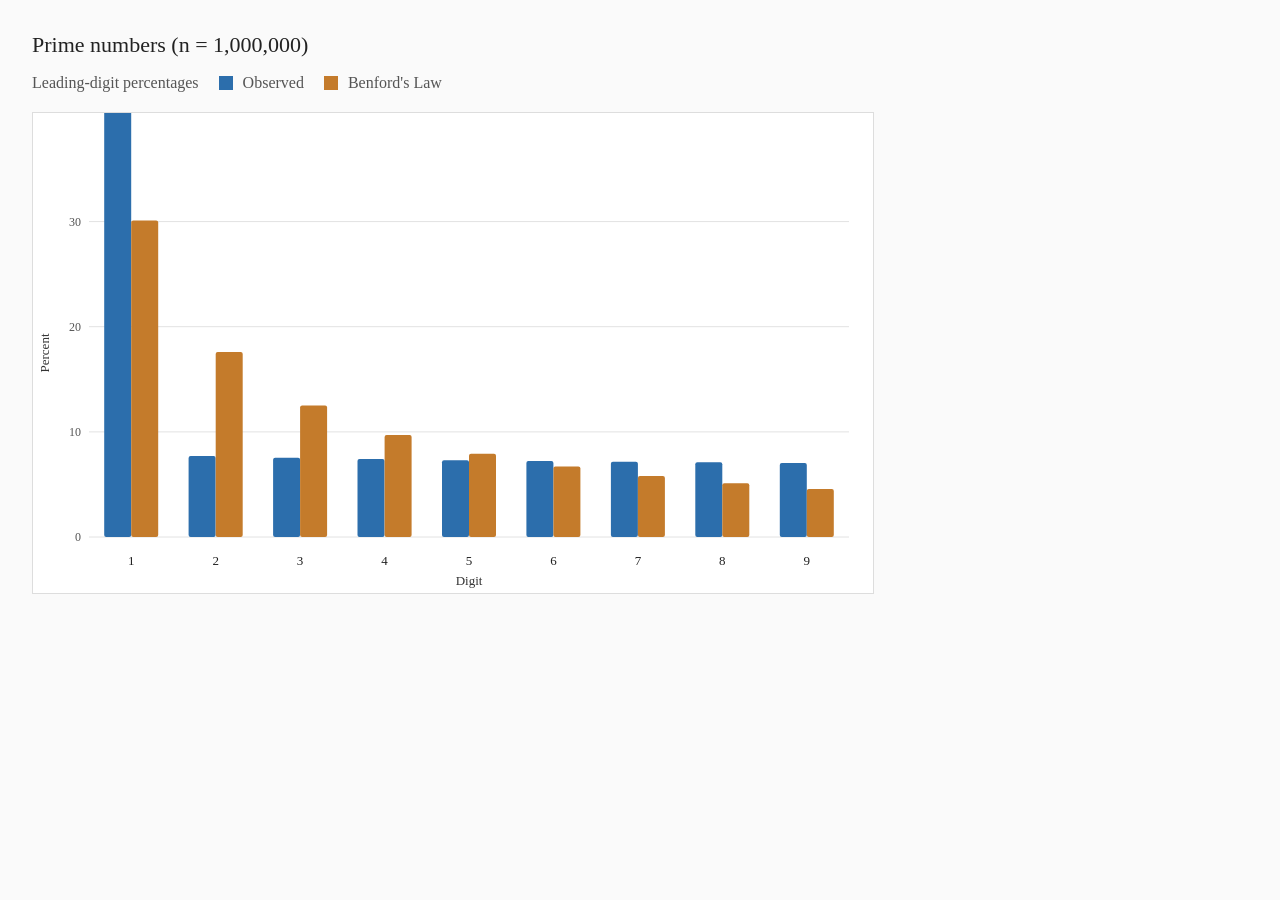
<file: Assignment #3/benford_primes_1000000.html>
<!DOCTYPE html>
<html lang="en">
<head>
  <meta charset="utf-8">
  <title>Benford — Prime numbers (n = 1,000,000)</title>
  <style>
    body { font-family: Georgia, serif; margin: 32px; color: #222; background: #fafafa; }
    h1 { font-size: 22px; font-weight: normal; margin-bottom: 8px; }
    .caption { color: #555; margin-bottom: 20px; }
    .legend span { display: inline-block; width: 14px; height: 14px;
      margin: 0 6px 0 16px; vertical-align: -2px; }
    svg { background: #fff; border: 1px solid #ddd; }
  </style>
</head>
<body>
  <h1>Prime numbers (n = 1,000,000)</h1>
  <p class="caption">
    Leading-digit percentages
    <span class="legend">
      <span style="background:#2c6eac"></span> Observed
      <span style="background:#c47b2b"></span> Benford's Law
    </span>
  </p>
  <svg xmlns="http://www.w3.org/2000/svg" width="840" height="480"
       viewBox="0 0 840 480">
    <line x1="56" y1="424.0" x2="816" y2="424.0" stroke="#e2e2e2"/><text x="48" y="428.0" text-anchor="end" font-size="12" fill="#555">0</text><line x1="56" y1="318.9" x2="816" y2="318.9" stroke="#e2e2e2"/><text x="48" y="322.9" text-anchor="end" font-size="12" fill="#555">10</text><line x1="56" y1="213.7" x2="816" y2="213.7" stroke="#e2e2e2"/><text x="48" y="217.7" text-anchor="end" font-size="12" fill="#555">20</text><line x1="56" y1="108.6" x2="816" y2="108.6" stroke="#e2e2e2"/><text x="48" y="112.6" text-anchor="end" font-size="12" fill="#555">30</text>
    <rect x="71.2" y="-12.8" width="27.0" height="436.8" fill="#2c6eac" rx="2"/><rect x="98.2" y="107.5" width="27.0" height="316.5" fill="#c47b2b" rx="2"/><rect x="155.6" y="343.0" width="27.0" height="81.0" fill="#2c6eac" rx="2"/><rect x="182.7" y="238.9" width="27.0" height="185.1" fill="#c47b2b" rx="2"/><rect x="240.1" y="344.8" width="27.0" height="79.2" fill="#2c6eac" rx="2"/><rect x="267.1" y="292.6" width="27.0" height="131.4" fill="#c47b2b" rx="2"/><rect x="324.5" y="346.1" width="27.0" height="77.9" fill="#2c6eac" rx="2"/><rect x="351.6" y="322.1" width="27.0" height="101.9" fill="#c47b2b" rx="2"/><rect x="409.0" y="347.3" width="27.0" height="76.7" fill="#2c6eac" rx="2"/><rect x="436.0" y="340.7" width="27.0" height="83.3" fill="#c47b2b" rx="2"/><rect x="493.4" y="348.0" width="27.0" height="76.0" fill="#2c6eac" rx="2"/><rect x="520.4" y="353.6" width="27.0" height="70.4" fill="#c47b2b" rx="2"/><rect x="577.9" y="348.8" width="27.0" height="75.2" fill="#2c6eac" rx="2"/><rect x="604.9" y="363.0" width="27.0" height="61.0" fill="#c47b2b" rx="2"/><rect x="662.3" y="349.3" width="27.0" height="74.7" fill="#2c6eac" rx="2"/><rect x="689.3" y="370.2" width="27.0" height="53.8" fill="#c47b2b" rx="2"/><rect x="746.8" y="350.1" width="27.0" height="73.9" fill="#2c6eac" rx="2"/><rect x="773.8" y="375.9" width="27.0" height="48.1" fill="#c47b2b" rx="2"/>
    <text x="98.2" y="452" text-anchor="middle" font-size="13" fill="#222">1</text><text x="182.7" y="452" text-anchor="middle" font-size="13" fill="#222">2</text><text x="267.1" y="452" text-anchor="middle" font-size="13" fill="#222">3</text><text x="351.6" y="452" text-anchor="middle" font-size="13" fill="#222">4</text><text x="436.0" y="452" text-anchor="middle" font-size="13" fill="#222">5</text><text x="520.4" y="452" text-anchor="middle" font-size="13" fill="#222">6</text><text x="604.9" y="452" text-anchor="middle" font-size="13" fill="#222">7</text><text x="689.3" y="452" text-anchor="middle" font-size="13" fill="#222">8</text><text x="773.8" y="452" text-anchor="middle" font-size="13" fill="#222">9</text>
    <text x="436.0" y="472" text-anchor="middle"
          font-size="13" fill="#333">Digit</text>
    <text x="16" y="240.0" text-anchor="middle" font-size="13"
          fill="#333" transform="rotate(-90 16 240.0)">Percent</text>
  </svg>
</body>
</html>
</file>
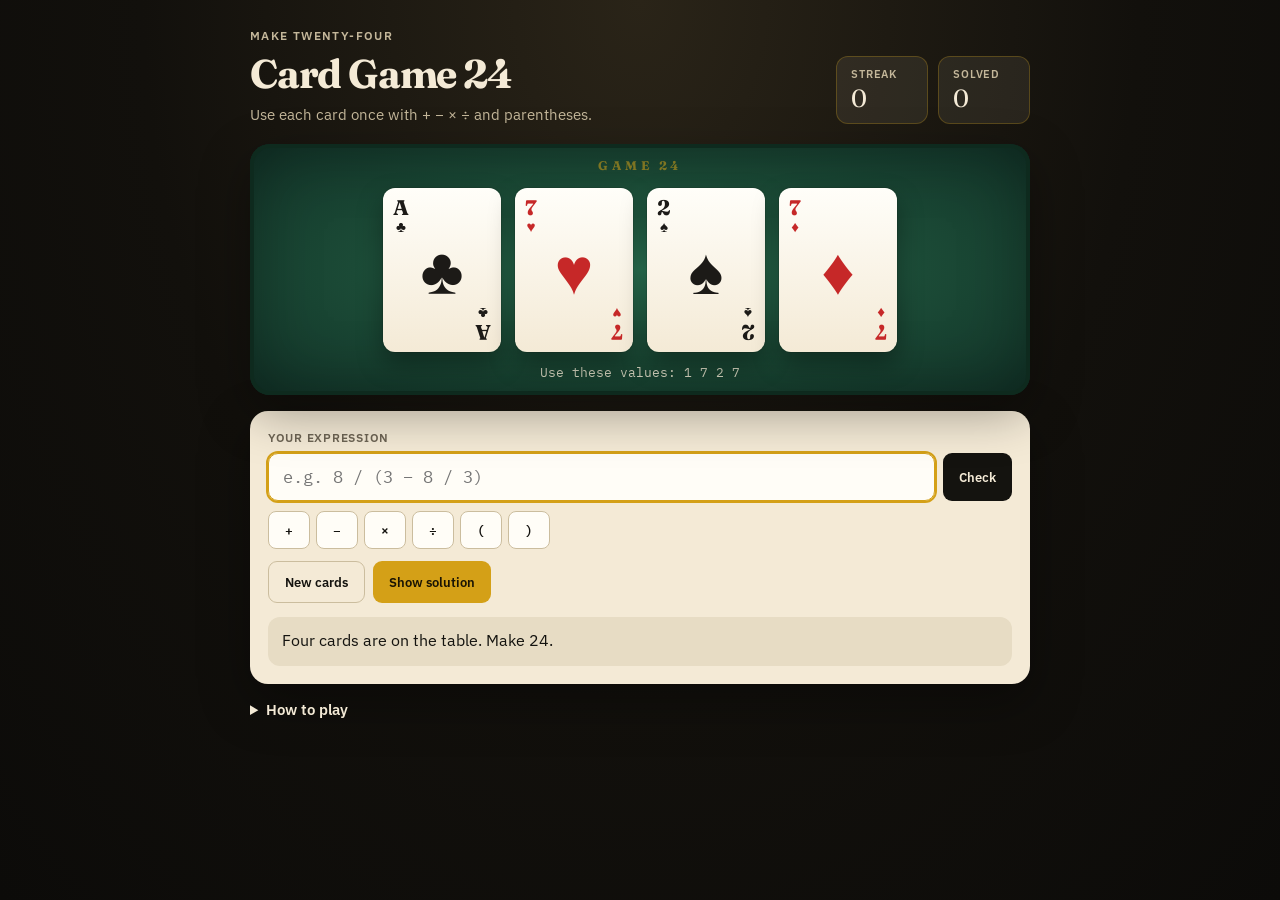
<file: Assignment #4/card24.html>
<!DOCTYPE html>
<html lang="en">
<head>
  <meta charset="UTF-8" />
  <meta name="viewport" content="width=device-width, initial-scale=1" />
  <title>Card Game 24</title>
  <link rel="preconnect" href="https://fonts.googleapis.com" />
  <link rel="preconnect" href="https://fonts.gstatic.com" crossorigin />
  <link href="https://fonts.googleapis.com/css2?family=Fraunces:opsz,wght@9..144,500;9..144,700&family=IBM+Plex+Mono:wght@400;500&family=IBM+Plex+Sans:wght@400;500;600&display=swap" rel="stylesheet" />
  <style>
    :root {
      --felt: #1b4a36;
      --felt-dark: #123328;
      --ink: #14130f;
      --paper: #f4ead6;
      --paper-dim: #e7dcc4;
      --red: #c62828;
      --black: #1c1a17;
      --gold: #d4a017;
      --line: #cbbd9e;
      --muted: #6d6454;
      --ok: #1f6b45;
      --bad: #9b1c1c;
    }

    * { box-sizing: border-box; }

    body {
      margin: 0;
      min-height: 100vh;
      color: var(--ink);
      background:
        radial-gradient(ellipse at top, #2a2418 0%, #12100c 55%, #0c0b09 100%);
      font-family: "IBM Plex Sans", sans-serif;
    }

    .page {
      max-width: 820px;
      margin: 0 auto;
      padding: 28px 20px 56px;
    }

    header {
      display: flex;
      justify-content: space-between;
      align-items: flex-end;
      gap: 16px;
      margin-bottom: 20px;
      flex-wrap: wrap;
    }

    .eyebrow {
      margin: 0 0 6px;
      font-size: 0.72rem;
      font-weight: 600;
      letter-spacing: 0.12em;
      text-transform: uppercase;
      color: #c4b79a;
    }

    h1 {
      margin: 0;
      font-family: Fraunces, serif;
      font-size: clamp(1.8rem, 4vw, 2.5rem);
      font-weight: 700;
      color: var(--paper);
      letter-spacing: -0.03em;
    }

    header .lede {
      margin: 6px 0 0;
      color: #c4b79a;
      font-size: 0.95rem;
    }

    .stats {
      display: flex;
      gap: 10px;
    }

    .stat {
      min-width: 92px;
      background: rgba(244, 234, 214, 0.08);
      border: 1px solid rgba(212, 160, 23, 0.28);
      border-radius: 12px;
      padding: 10px 14px;
      color: var(--paper);
    }

    .stat .kicker {
      font-size: 0.68rem;
      font-weight: 600;
      letter-spacing: 0.08em;
      text-transform: uppercase;
      color: #c4b79a;
    }

    .stat .value {
      margin-top: 2px;
      font-family: Fraunces, serif;
      font-size: 1.55rem;
    }

    .table {
      position: relative;
      background:
        radial-gradient(ellipse at center, #2d7a58 0%, var(--felt) 52%, var(--felt-dark) 100%);
      border-radius: 20px;
      padding: 18px 16px 14px;
      box-shadow: inset 0 0 0 4px #0e2a1e, inset 0 0 70px rgba(0, 0, 0, 0.3), 0 18px 50px rgba(0, 0, 0, 0.35);
    }

    .table-mark {
      position: absolute;
      left: 50%;
      top: 14px;
      transform: translateX(-50%);
      font-family: Fraunces, serif;
      font-size: 0.78rem;
      font-weight: 700;
      letter-spacing: 0.28em;
      color: rgba(212, 160, 23, 0.55);
    }

    .hand {
      display: grid;
      grid-template-columns: repeat(4, minmax(64px, 118px));
      justify-content: center;
      align-items: end;
      gap: clamp(6px, 2vw, 14px);
      min-height: 0;
      padding: 26px 8px 6px;
    }

    .playing-card {
      width: 100%;
      height: auto;
      aspect-ratio: 118 / 164;
      margin: 0;
      padding: 0;
      border: 0;
      background: linear-gradient(180deg, #fffef9 0%, #f4ead6 100%);
      border-radius: 12px;
      box-shadow: 0 12px 26px rgba(0, 0, 0, 0.35), 0 0 0 1px rgba(20, 19, 15, 0.12);
      color: var(--black);
      cursor: pointer;
      position: relative;
      font-family: Fraunces, serif;
      opacity: 1;
      animation: deal 0.55s cubic-bezier(0.2, 0.8, 0.2, 1);
      animation-delay: calc(var(--i) * 90ms);
      transition: transform 0.2s ease;
    }

    .playing-card:hover,
    .playing-card:focus-visible {
      transform: translateY(-10px) rotate(-1.5deg);
      outline: none;
    }

    .playing-card.red { color: var(--red); }

    .playing-card.won {
      box-shadow: 0 12px 26px rgba(0, 0, 0, 0.35), 0 0 0 3px var(--gold);
    }

    .corner {
      position: absolute;
      display: flex;
      flex-direction: column;
      align-items: center;
      line-height: 1;
    }

    .corner.top { top: 9px; left: 10px; }
    .corner.bot { bottom: 9px; right: 10px; transform: rotate(180deg); }

    .rank {
      font-size: 1.32rem;
      font-weight: 700;
    }

    .playing-card.ten .rank { font-size: 1.05rem; }

    .playing-card.six .rank,
    .playing-card.nine .rank {
      text-decoration: underline;
      text-underline-offset: 2px;
    }

    .mini-suit { font-size: 0.95rem; margin-top: 1px; }

    .pip {
      position: absolute;
      inset: 0;
      display: grid;
      place-items: center;
      font-size: 4.1rem;
      pointer-events: none;
    }

    .values-hint {
      margin: 6px 0 0;
      text-align: center;
      color: rgba(244, 234, 214, 0.82);
      font-family: "IBM Plex Mono", monospace;
      font-size: 0.82rem;
      min-height: 1.2em;
    }

    .panel {
      margin-top: 16px;
      background: var(--paper);
      border-radius: 18px;
      padding: 18px;
      box-shadow: 0 18px 50px rgba(0, 0, 0, 0.35);
    }

    .panel label {
      display: block;
      font-size: 0.78rem;
      font-weight: 600;
      letter-spacing: 0.06em;
      text-transform: uppercase;
      color: var(--muted);
      margin-bottom: 8px;
    }

    .input-row {
      display: flex;
      gap: 8px;
    }

    #expr {
      flex: 1;
      min-width: 0;
      padding: 12px 14px;
      border: 1px solid var(--line);
      border-radius: 10px;
      background: #fffdf7;
      font-family: "IBM Plex Mono", monospace;
      font-size: 1.05rem;
      color: var(--ink);
    }

    #expr:focus {
      outline: 2px solid var(--gold);
      border-color: var(--gold);
    }

    .ops {
      display: flex;
      flex-wrap: wrap;
      gap: 6px;
      margin-top: 10px;
    }

    .ops button,
    .actions button,
    .check-btn {
      font-family: inherit;
      font-weight: 600;
      cursor: pointer;
    }

    .ops button {
      border: 1px solid var(--line);
      background: #fffdf7;
      color: var(--ink);
      border-radius: 8px;
      min-width: 42px;
      padding: 7px 10px;
      font-family: "IBM Plex Mono", monospace;
    }

    .ops button:hover { border-color: var(--ink); }

    .actions {
      display: flex;
      flex-wrap: wrap;
      gap: 8px;
      margin-top: 12px;
    }

    .check-btn,
    .actions button {
      border: 0;
      border-radius: 9px;
      padding: 11px 16px;
    }

    .check-btn {
      background: var(--ink);
      color: var(--paper);
    }

    .actions .ghost {
      background: transparent;
      color: var(--ink);
      border: 1px solid var(--line);
    }

    .actions .gold {
      background: var(--gold);
      color: #1a1404;
    }

    .result {
      margin-top: 14px;
      min-height: 3.1em;
      padding: 12px 14px;
      border-radius: 12px;
      background: var(--paper-dim);
      color: var(--ink);
      font-size: 0.98rem;
      line-height: 1.45;
    }

    .result.ok {
      background: #dcebdd;
      color: var(--ok);
      font-weight: 600;
    }

    .result.bad {
      background: #f6d9d6;
      color: var(--bad);
      font-weight: 600;
    }

    .result.info {
      background: #f3e6bc;
      color: #5a4308;
      font-weight: 600;
    }

    .result code {
      font-family: "IBM Plex Mono", monospace;
      font-weight: 500;
    }

    details.rules {
      margin-top: 16px;
      color: #c4b79a;
      font-size: 0.92rem;
    }

    details.rules summary {
      cursor: pointer;
      color: var(--paper);
      font-weight: 600;
    }

    details.rules p { margin: 8px 0 0; line-height: 1.5; }

    @keyframes deal {
      from { opacity: 0; transform: translateY(-28px) rotate(-8deg) scale(0.92); }
      to { opacity: 1; transform: none; }
    }

    @media (prefers-reduced-motion: reduce) {
      .playing-card { animation: none; }
    }

    @media (max-width: 640px) {
      .pip { font-size: 2.2rem; }
      .rank { font-size: 0.92rem; }
      .playing-card.ten .rank { font-size: 0.75rem; }
      .hand { padding-top: 28px; }
      .input-row { flex-direction: column; }
    }
  </style>
</head>
<body>
  <div class="page">
    <header>
      <div>
        <p class="eyebrow">Make twenty-four</p>
        <h1>Card Game 24</h1>
        <p class="lede">Use each card once with + − × ÷ and parentheses.</p>
      </div>
      <div class="stats">
        <div class="stat">
          <div class="kicker">Streak</div>
          <div class="value" id="streak">0</div>
        </div>
        <div class="stat">
          <div class="kicker">Solved</div>
          <div class="value" id="solved">0</div>
        </div>
      </div>
    </header>

    <section class="table" aria-label="Dealt cards">
      <div class="table-mark">GAME 24</div>
      <div class="hand" id="hand"></div>
      <p class="values-hint" id="valuesHint"></p>
    </section>

    <section class="panel">
      <label for="expr">Your expression</label>
      <div class="input-row">
        <input id="expr" type="text" autocomplete="off" spellcheck="false"
               placeholder="e.g. 8 / (3 − 8 / 3)" aria-label="Arithmetic expression" />
        <button class="check-btn" id="check" type="button">Check</button>
      </div>
      <div class="ops" aria-label="Insert an operator">
        <button type="button" data-insert="+">+</button>
        <button type="button" data-insert="-">−</button>
        <button type="button" data-insert="*">×</button>
        <button type="button" data-insert="/">÷</button>
        <button type="button" data-insert="(">(</button>
        <button type="button" data-insert=")">)</button>
      </div>
      <div class="actions">
        <button type="button" class="ghost" id="newDeal">New cards</button>
        <button type="button" class="gold" id="showSol">Show solution</button>
      </div>
      <div class="result" id="result" role="status" aria-live="polite">
        Click a card to insert its value. Then check your expression.
      </div>
    </section>

    <details class="rules">
      <summary>How to play</summary>
      <p>
        Ace = 1, number cards keep their face value, Jack = 11, Queen = 12, King = 13.
        Build an expression that equals 24 and uses each of the four values exactly once.
        Hands are dealt from a 52-card deck and are guaranteed to have a solution.
      </p>
    </details>
  </div>

  <script>
    const TARGET = 24;
    const LEAF_PREC = 3;
    const RANKS = ["A", "2", "3", "4", "5", "6", "7", "8", "9", "10", "J", "Q", "K"];
    const RANK_VALUE = {
      A: 1, "2": 2, "3": 3, "4": 4, "5": 5, "6": 6, "7": 7,
      "8": 8, "9": 9, "10": 10, J: 11, Q: 12, K: 13
    };
    const FACE = new Set(["A", "J", "Q", "K"]);
    const SUITS = [
      { symbol: "♠", color: "black" },
      { symbol: "♥", color: "red" },
      { symbol: "♦", color: "red" },
      { symbol: "♣", color: "black" }
    ];
    const ERRORS = {
      "missing right parenthesis": "Missing right parenthesis.",
      "missing left parenthesis": "Missing left parenthesis.",
      "unsupported character": "Unsupported character.",
      "empty expression": "Empty expression.",
      "missing operand": "Missing operand.",
      "invalid number": "Invalid number.",
      "invalid expression": "Invalid expression.",
      "division by zero": "Division by zero."
    };

    const handEl = document.getElementById("hand");
    const hintEl = document.getElementById("valuesHint");
    const exprEl = document.getElementById("expr");
    const resultEl = document.getElementById("result");
    const streakEl = document.getElementById("streak");
    const solvedEl = document.getElementById("solved");

    let currentCards = [];
    let currentSolution = null;
    let solvedThisHand = false;
    let revealed = false;
    let streak = 0;
    let solvedCount = 0;

    function gcd(a, b) {
      a = Math.abs(a);
      b = Math.abs(b);
      while (b) {
        const t = a % b;
        a = b;
        b = t;
      }
      return a || 1;
    }

    class Frac {
      constructor(n, d = 1) {
        if (d === 0) throw new Error("division by zero");
        if (d < 0) { n = -n; d = -d; }
        const g = gcd(n, d);
        this.n = n / g;
        this.d = d / g;
      }
      add(o) { return new Frac(this.n * o.d + o.n * this.d, this.d * o.d); }
      sub(o) { return new Frac(this.n * o.d - o.n * this.d, this.d * o.d); }
      mul(o) { return new Frac(this.n * o.n, this.d * o.d); }
      div(o) {
        if (o.n === 0) throw new Error("division by zero");
        return new Frac(this.n * o.d, this.d * o.n);
      }
      equalsInt(k) { return this.d === 1 && this.n === k; }
      isInt() { return this.d === 1; }
      toString() { return this.d === 1 ? String(this.n) : this.n + "/" + this.d; }
    }

    function fracFromLexeme(lexeme) {
      if (lexeme === ".") throw new Error("invalid number");
      if (lexeme.includes(".")) {
        const neg = lexeme.startsWith("-");
        const body = neg ? lexeme.slice(1) : lexeme;
        const parts = body.split(".");
        if (parts.length !== 2) throw new Error("invalid number");
        const n = Number(parts[0] + parts[1]);
        const d = 10 ** parts[1].length;
        if (!Number.isFinite(n)) throw new Error("invalid number");
        return new Frac(neg ? -n : n, d);
      }
      return new Frac(Number(lexeme));
    }

    function tokenize(expression) {
      const tokens = [];
      let i = 0;
      const n = expression.length;
      while (i < n) {
        const ch = expression[i];
        if (/\s/.test(ch)) { i += 1; continue; }
        if (/\d/.test(ch) || ch === ".") {
          const start = i;
          let dotted = ch === ".";
          i += 1;
          while (i < n && (/\d/.test(expression[i]) || (expression[i] === "." && !dotted))) {
            if (expression[i] === ".") dotted = true;
            i += 1;
          }
          tokens.push(fracFromLexeme(expression.slice(start, i)));
          continue;
        }
        if ("+-*/()".includes(ch)) {
          tokens.push(ch);
          i += 1;
          continue;
        }
        throw new Error("unsupported character");
      }
      return tokens;
    }

    function precedence(op) {
      return { "+": 1, "-": 1, "*": 2, "/": 2, "u+": 3, "u-": 3 }[op];
    }

    function isUnary(tokens, index) {
      if (tokens[index] !== "+" && tokens[index] !== "-") return false;
      if (index === 0) return true;
      const prev = tokens[index - 1];
      if (prev instanceof Frac) return false;
      return "+-*/(".includes(prev);
    }

    function applyOperator(numbers, operators) {
      const op = operators.pop();
      if (op === "u-" || op === "u+") {
        if (!numbers.length) throw new Error("missing operand");
        const value = numbers.pop();
        numbers.push(op === "u-" ? value.mul(new Frac(-1)) : value);
        return;
      }
      if (numbers.length < 2) throw new Error("missing operand");
      const right = numbers.pop();
      const left = numbers.pop();
      if (op === "+") numbers.push(left.add(right));
      else if (op === "-") numbers.push(left.sub(right));
      else if (op === "*") numbers.push(left.mul(right));
      else if (op === "/") numbers.push(left.div(right));
      else throw new Error("unknown operator");
    }

    function evaluate(tokens) {
      if (!tokens.length) throw new Error("empty expression");
      const numbers = [];
      const operators = [];
      tokens.forEach((token, i) => {
        if (token instanceof Frac) {
          numbers.push(token);
          return;
        }
        if (isUnary(tokens, i)) {
          operators.push(token === "+" ? "u+" : "u-");
          return;
        }
        if (token === "(") {
          operators.push(token);
          return;
        }
        if (token === ")") {
          while (operators.length && operators[operators.length - 1] !== "(") {
            applyOperator(numbers, operators);
          }
          if (!operators.length) throw new Error("missing left parenthesis");
          operators.pop();
          while (operators.length && (operators[operators.length - 1] === "u+" || operators[operators.length - 1] === "u-")) {
            applyOperator(numbers, operators);
          }
          return;
        }
        if ("+-*/".includes(token)) {
          while (
            operators.length &&
            operators[operators.length - 1] !== "(" &&
            precedence(operators[operators.length - 1]) >= precedence(token)
          ) {
            applyOperator(numbers, operators);
          }
          operators.push(token);
        }
      });
      while (operators.length) {
        if (operators[operators.length - 1] === "(") throw new Error("missing right parenthesis");
        applyOperator(numbers, operators);
      }
      if (numbers.length !== 1) throw new Error("invalid expression");
      return numbers[0];
    }

    function usesCardsExactlyOnce(literals, values) {
      const used = [];
      for (const lit of literals) {
        if (!lit.isInt()) return false;
        used.push(lit.n);
      }
      if (used.length !== values.length) return false;
      const a = used.slice().sort((x, y) => x - y);
      const b = values.slice().sort((x, y) => x - y);
      return a.every((v, i) => v === b[i]);
    }

    function formatError(err) {
      const message = err.message || String(err);
      return ERRORS[message] || (message.charAt(0).toUpperCase() + message.slice(1) + (message.endsWith(".") ? "" : "."));
    }

    function judgeExpression(expression, values) {
      const tokens = tokenize(expression);
      const result = evaluate(tokens);
      const literals = tokens.filter((t) => t instanceof Frac);
      if (!usesCardsExactlyOnce(literals, values)) {
        return { ok: false, kind: "bad", text: "Incorrect. Use each of " + values.join(", ") + " exactly once." };
      }
      if (result.equalsInt(TARGET)) {
        return { ok: true, kind: "ok", text: "Correct! That expression equals 24." };
      }
      return { ok: false, kind: "bad", text: "Incorrect. That expression equals " + result.toString() + ", not 24." };
    }

    function combineExpressions(left, right) {
      const ops = [
        ["+", (a, b) => a.add(b), 1],
        ["-", (a, b) => a.sub(b), 1],
        ["*", (a, b) => a.mul(b), 2],
        ["/", (a, b) => a.div(b), 2]
      ];
      const out = [];
      for (const [op, apply, prec] of ops) {
        if (op === "/" && right.value.n === 0) continue;
        let value;
        try { value = apply(left.value, right.value); }
        catch (_) { continue; }
        const lt = left.prec >= prec ? left.text : "(" + left.text + ")";
        const rt = right.prec > prec ? right.text : "(" + right.text + ")";
        out.push({ value, text: lt + " " + op + " " + rt, prec });
      }
      return out;
    }

    function allExpressions(values) {
      if (values.length === 1) {
        return [{ value: values[0], text: values[0].toString(), prec: LEAF_PREC }];
      }
      const results = [];
      for (let split = 1; split < values.length; split++) {
        const lefts = allExpressions(values.slice(0, split));
        const rights = allExpressions(values.slice(split));
        for (const left of lefts) {
          for (const right of rights) {
            results.push.apply(results, combineExpressions(left, right));
          }
        }
      }
      return results;
    }

    function uniquePermutations(values) {
      const n = values.length;
      const used = Array(n).fill(false);
      const path = [];
      const out = [];
      const seen = new Set();
      function rec() {
        if (path.length === n) {
          const key = path.map((v) => v.toString()).join(",");
          if (!seen.has(key)) {
            seen.add(key);
            out.push(path.slice());
          }
          return;
        }
        for (let i = 0; i < n; i++) {
          if (used[i]) continue;
          used[i] = true;
          path.push(values[i]);
          rec();
          path.pop();
          used[i] = false;
        }
      }
      rec();
      return out;
    }

    function findSolution(values) {
      let best = null;
      const nums = values.map((v) => new Frac(v));
      for (const perm of uniquePermutations(nums)) {
        for (const expr of allExpressions(perm)) {
          if (expr.value.equalsInt(TARGET)) {
            if (best === null || expr.text.length < best.length) best = expr.text;
          }
        }
      }
      return best;
    }

    function fullDeck() {
      const deck = [];
      for (const suit of SUITS) {
        for (const rank of RANKS) {
          deck.push({ rank, value: RANK_VALUE[rank], suit: suit.symbol, color: suit.color });
        }
      }
      return deck;
    }

    function shuffle(arr) {
      for (let i = arr.length - 1; i > 0; i--) {
        const j = Math.floor(Math.random() * (i + 1));
        [arr[i], arr[j]] = [arr[j], arr[i]];
      }
      return arr;
    }

    function dealFour() {
      return shuffle(fullDeck()).slice(0, 4);
    }

    function dealSolvable() {
      for (let i = 0; i < 250; i++) {
        const cards = dealFour();
        const solution = findSolution(cards.map((c) => c.value));
        if (solution) return { cards, solution };
      }
      const fallback = [
        { rank: "3", value: 3, suit: "♠", color: "black" },
        { rank: "3", value: 3, suit: "♥", color: "red" },
        { rank: "8", value: 8, suit: "♦", color: "red" },
        { rank: "8", value: 8, suit: "♣", color: "black" }
      ];
      return { cards: fallback, solution: "8 / (3 - 8 / 3)" };
    }

    function cardButton(card, index) {
      const btn = document.createElement("button");
      btn.type = "button";
      btn.className = "playing-card " + card.color;
      if (card.rank === "10") btn.classList.add("ten");
      if (card.rank === "6") btn.classList.add("six");
      if (card.rank === "9") btn.classList.add("nine");
      btn.style.setProperty("--i", String(index));
      btn.setAttribute("aria-label", card.rank + " of " + card.suit + ", value " + card.value);
      btn.innerHTML =
        '<span class="corner top"><span class="rank">' + card.rank + '</span><span class="mini-suit">' + card.suit + "</span></span>" +
        '<span class="pip">' + card.suit + "</span>" +
        '<span class="corner bot"><span class="rank">' + card.rank + '</span><span class="mini-suit">' + card.suit + "</span></span>";
      btn.addEventListener("click", () => insertText(String(card.value)));
      return btn;
    }

    function renderCards(won) {
      handEl.replaceChildren();
      currentCards.forEach((card, i) => {
        const btn = cardButton(card, i);
        if (won) btn.classList.add("won");
        handEl.appendChild(btn);
      });
      const values = currentCards.map((c) => c.value);
      const needsHint = currentCards.some((c) => FACE.has(c.rank) || c.rank === "10");
      hintEl.textContent = needsHint
        ? "Use these values: " + values.join("  ")
        : "Click a card to insert its value";
    }

    function setResult(kind, text) {
      resultEl.className = "result" + (kind ? " " + kind : "");
      resultEl.textContent = text;
    }

    function insertText(text) {
      const start = exprEl.selectionStart ?? exprEl.value.length;
      const end = exprEl.selectionEnd ?? exprEl.value.length;
      exprEl.value = exprEl.value.slice(0, start) + text + exprEl.value.slice(end);
      const pos = start + text.length;
      exprEl.focus();
      exprEl.setSelectionRange(pos, pos);
    }

    function newDeal() {
      const dealt = dealSolvable();
      currentCards = dealt.cards;
      currentSolution = dealt.solution;
      solvedThisHand = false;
      revealed = false;
      exprEl.value = "";
      renderCards(false);
      setResult("", "Four cards are on the table. Make 24.");
      exprEl.focus();
    }

    function checkExpression() {
      const values = currentCards.map((c) => c.value);
      try {
        const judged = judgeExpression(exprEl.value, values);
        setResult(judged.kind, judged.text);
        if (judged.ok) {
          if (!solvedThisHand && !revealed) {
            streak += 1;
            solvedCount += 1;
            streakEl.textContent = String(streak);
            solvedEl.textContent = String(solvedCount);
          }
          solvedThisHand = true;
          renderCards(true);
        } else {
          streak = 0;
          streakEl.textContent = "0";
        }
      } catch (err) {
        streak = 0;
        streakEl.textContent = "0";
        setResult("bad", "Invalid expression: " + formatError(err));
      }
    }

    function showSolution() {
      revealed = true;
      streak = 0;
      streakEl.textContent = "0";
      if (!currentSolution) {
        setResult("bad", "No solution exists for these cards.");
        return;
      }
      setResult("info", "Solution: " + currentSolution + " = 24");
      exprEl.value = currentSolution;
      exprEl.focus();
    }

    document.getElementById("check").addEventListener("click", checkExpression);
    document.getElementById("newDeal").addEventListener("click", newDeal);
    document.getElementById("showSol").addEventListener("click", showSolution);
    exprEl.addEventListener("keydown", (event) => {
      if (event.key === "Enter") {
        event.preventDefault();
        checkExpression();
      }
    });
    document.querySelectorAll(".ops [data-insert]").forEach((btn) => {
      btn.addEventListener("click", () => insertText(btn.getAttribute("data-insert")));
    });

    newDeal();
  </script>
</body>
</html>
</file>
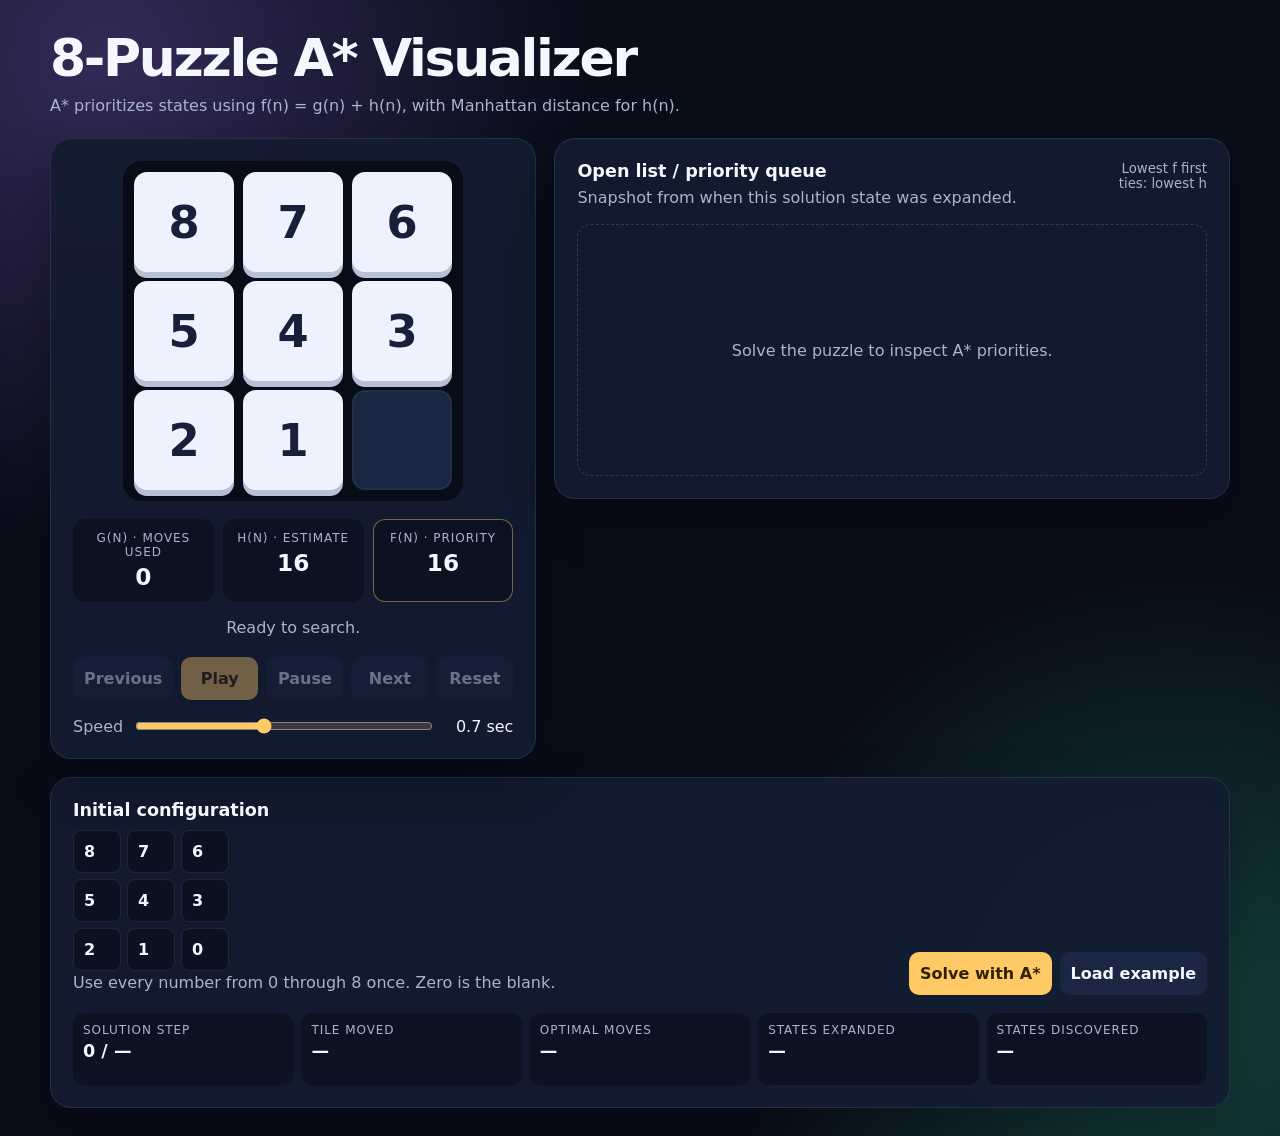
<file: Assignment #5/astar.html>
<!DOCTYPE html>
<html lang="en">
<head>
  <meta charset="UTF-8">
  <meta name="viewport" content="width=device-width, initial-scale=1.0">
  <title>8-Puzzle A* Visualizer</title>
  <style>
    :root {
      color-scheme: dark;
      --bg: #090d1a;
      --panel: #141c31;
      --panel-2: #1b2642;
      --line: rgba(255, 255, 255, 0.09);
      --text: #f5f7ff;
      --muted: #a9b4cf;
      --accent: #ffca66;
      --accent-2: #61dfc1;
      --tile: #eef2ff;
      --tile-text: #16203a;
      --danger: #ff8c9b;
    }

    * {
      box-sizing: border-box;
    }

    body {
      min-height: 100vh;
      margin: 0;
      padding: 28px 18px;
      font-family: Inter, ui-sans-serif, system-ui, -apple-system, BlinkMacSystemFont,
        "Segoe UI", sans-serif;
      color: var(--text);
      background:
        radial-gradient(circle at 8% 5%, #332a57 0, transparent 30%),
        radial-gradient(circle at 92% 90%, #15423e 0, transparent 28%),
        var(--bg);
    }

    button,
    input {
      font: inherit;
    }

    .app {
      width: min(1180px, 100%);
      margin: 0 auto;
    }

    header {
      margin-bottom: 20px;
    }

    h1 {
      margin: 0 0 6px;
      font-size: clamp(2rem, 5vw, 3.25rem);
      letter-spacing: -0.045em;
    }

    header p,
    .hint {
      margin: 0;
      color: var(--muted);
      line-height: 1.5;
    }

    .layout {
      display: grid;
      grid-template-columns: minmax(330px, 0.9fr) minmax(430px, 1.25fr);
      gap: 18px;
      align-items: start;
    }

    .panel {
      padding: 22px;
      border: 1px solid var(--line);
      border-radius: 21px;
      background: rgba(20, 28, 49, 0.94);
      box-shadow: 0 20px 50px rgba(0, 0, 0, 0.3);
    }

    .board {
      width: min(100%, 340px);
      aspect-ratio: 1;
      margin: 0 auto;
      padding: 11px;
      display: grid;
      grid-template-columns: repeat(3, 1fr);
      gap: 9px;
      border-radius: 19px;
      background: #080c17;
    }

    .tile {
      display: grid;
      place-items: center;
      border-radius: 13px;
      color: var(--tile-text);
      background: var(--tile);
      box-shadow: 0 6px 0 #b7c0d7;
      font-size: clamp(1.7rem, 6vw, 2.8rem);
      font-weight: 850;
      transition: transform 180ms ease, background 180ms ease;
    }

    .tile.moved {
      color: #342300;
      background: var(--accent);
      transform: scale(1.04);
    }

    .tile.blank {
      color: transparent;
      background: var(--panel-2);
      box-shadow: inset 0 0 0 2px rgba(255, 255, 255, 0.04);
    }

    .score-strip {
      display: grid;
      grid-template-columns: repeat(3, 1fr);
      gap: 9px;
      margin-top: 18px;
    }

    .score {
      padding: 12px;
      border-radius: 12px;
      background: #0c1222;
      text-align: center;
    }

    .score span,
    .stat-label {
      display: block;
      margin-bottom: 4px;
      color: var(--muted);
      font-size: 0.75rem;
      letter-spacing: 0.08em;
      text-transform: uppercase;
    }

    .score strong {
      font-size: 1.45rem;
      font-variant-numeric: tabular-nums;
    }

    .score.f-score {
      box-shadow: inset 0 0 0 1px rgba(255, 202, 102, 0.45);
    }

    .status {
      min-height: 24px;
      margin: 16px 0 0;
      color: var(--muted);
      text-align: center;
    }

    .status.error {
      color: var(--danger);
    }

    .controls {
      display: grid;
      grid-template-columns: repeat(5, 1fr);
      gap: 8px;
      margin-top: 15px;
    }

    button {
      min-height: 43px;
      padding: 9px 11px;
      border: 0;
      border-radius: 10px;
      color: var(--text);
      background: var(--panel-2);
      cursor: pointer;
      font-weight: 750;
      transition: transform 120ms ease, filter 120ms ease, opacity 120ms ease;
    }

    button:hover:not(:disabled) {
      filter: brightness(1.14);
      transform: translateY(-1px);
    }

    button:focus-visible,
    input:focus-visible {
      outline: 3px solid rgba(255, 202, 102, 0.55);
      outline-offset: 2px;
    }

    button:disabled {
      cursor: not-allowed;
      opacity: 0.4;
    }

    .primary {
      color: #312100;
      background: var(--accent);
    }

    .speed-row {
      margin-top: 16px;
      display: grid;
      grid-template-columns: auto 1fr 68px;
      align-items: center;
      gap: 10px;
      color: var(--muted);
    }

    input[type="range"] {
      accent-color: var(--accent);
    }

    #speedValue {
      color: var(--text);
      text-align: right;
      font-variant-numeric: tabular-nums;
    }

    .section-title {
      margin: 0 0 5px;
      font-size: 1.1rem;
    }

    .queue-header {
      display: flex;
      justify-content: space-between;
      gap: 12px;
      align-items: start;
      margin-bottom: 14px;
    }

    .queue-note {
      margin: 0;
      color: var(--muted);
      font-size: 0.83rem;
      text-align: right;
    }

    .queue-list {
      min-height: 252px;
      display: grid;
      gap: 9px;
    }

    .queue-empty {
      display: grid;
      place-items: center;
      min-height: 220px;
      border: 1px dashed rgba(255, 255, 255, 0.15);
      border-radius: 14px;
      color: var(--muted);
      text-align: center;
    }

    .candidate {
      display: grid;
      grid-template-columns: 64px minmax(90px, 1fr) auto;
      align-items: center;
      gap: 13px;
      padding: 10px;
      border: 1px solid var(--line);
      border-radius: 13px;
      background: #0d1425;
    }

    .candidate.selected {
      border-color: rgba(97, 223, 193, 0.65);
      background: rgba(27, 75, 67, 0.46);
    }

    .mini-board {
      display: grid;
      grid-template-columns: repeat(3, 1fr);
      gap: 2px;
      width: 64px;
      aspect-ratio: 1;
      padding: 3px;
      border-radius: 7px;
      background: #050914;
    }

    .mini-tile {
      display: grid;
      place-items: center;
      border-radius: 3px;
      color: var(--tile-text);
      background: #dce3f5;
      font-size: 0.68rem;
      font-weight: 800;
    }

    .mini-tile.blank {
      color: transparent;
      background: var(--panel-2);
    }

    .candidate-name {
      font-weight: 800;
    }

    .selected-tag {
      display: block;
      margin-top: 3px;
      color: var(--accent-2);
      font-size: 0.74rem;
      font-weight: 750;
      text-transform: uppercase;
      letter-spacing: 0.06em;
    }

    .candidate-scores {
      display: grid;
      grid-template-columns: repeat(3, 46px);
      gap: 5px;
      text-align: center;
    }

    .candidate-score {
      padding: 6px 4px;
      border-radius: 7px;
      background: rgba(255, 255, 255, 0.05);
      font-size: 0.82rem;
      font-variant-numeric: tabular-nums;
    }

    .candidate-score:last-child {
      color: var(--accent);
      font-weight: 800;
    }

    .setup {
      margin-top: 18px;
    }

    .setup-row {
      display: flex;
      flex-wrap: wrap;
      align-items: end;
      justify-content: space-between;
      gap: 14px;
    }

    .input-grid {
      display: grid;
      grid-template-columns: repeat(3, 48px);
      gap: 6px;
      margin-top: 10px;
    }

    .input-grid input {
      width: 48px;
      height: 43px;
      border: 1px solid var(--line);
      border-radius: 8px;
      color: var(--text);
      background: #0b1120;
      text-align: center;
      font-weight: 750;
    }

    .solve-actions {
      display: flex;
      gap: 8px;
    }

    .stats {
      display: grid;
      grid-template-columns: repeat(5, 1fr);
      gap: 8px;
      margin-top: 18px;
    }

    .stat {
      min-height: 72px;
      padding: 10px;
      border-radius: 11px;
      background: #0c1222;
    }

    .stat-value {
      font-size: 1.1rem;
      font-weight: 800;
      font-variant-numeric: tabular-nums;
    }

    @media (max-width: 850px) {
      .layout {
        grid-template-columns: 1fr;
      }
    }

    @media (max-width: 560px) {
      .controls {
        grid-template-columns: repeat(2, 1fr);
      }

      .controls button:last-child {
        grid-column: 1 / -1;
      }

      .candidate {
        grid-template-columns: 52px 1fr;
      }

      .mini-board {
        width: 52px;
      }

      .candidate-scores {
        grid-column: 1 / -1;
        grid-template-columns: repeat(3, 1fr);
      }

      .stats {
        grid-template-columns: repeat(2, 1fr);
      }
    }
  </style>
</head>
<body>
  <main class="app">
    <header>
      <h1>8-Puzzle A* Visualizer</h1>
      <p>A* prioritizes states using f(n) = g(n) + h(n), with Manhattan distance for h(n).</p>
    </header>

    <div class="layout">
      <section class="panel" aria-label="A-star puzzle visualization">
        <div id="board" class="board" aria-label="8-puzzle board"></div>

        <div class="score-strip" aria-label="Current A-star scores">
          <div class="score">
            <span>g(n) · moves used</span>
            <strong id="gScore">0</strong>
          </div>
          <div class="score">
            <span>h(n) · estimate</span>
            <strong id="hScore">—</strong>
          </div>
          <div class="score f-score">
            <span>f(n) · priority</span>
            <strong id="fScore">—</strong>
          </div>
        </div>

        <p id="status" class="status" role="status" aria-live="polite">Ready to search.</p>

        <div class="controls">
          <button id="previousButton" type="button">Previous</button>
          <button id="playButton" class="primary" type="button">Play</button>
          <button id="pauseButton" type="button">Pause</button>
          <button id="nextButton" type="button">Next</button>
          <button id="resetButton" type="button">Reset</button>
        </div>

        <label class="speed-row" for="speed">
          <span>Speed</span>
          <input id="speed" type="range" min="100" max="1500" step="100" value="700">
          <span id="speedValue">0.7 sec</span>
        </label>
      </section>

      <section class="panel" aria-label="A-star priority queue">
        <div class="queue-header">
          <div>
            <h2 class="section-title">Open list / priority queue</h2>
            <p class="hint">Snapshot from when this solution state was expanded.</p>
          </div>
          <p class="queue-note">Lowest f first<br>ties: lowest h</p>
        </div>
        <div id="queueList" class="queue-list"></div>
      </section>
    </div>

    <section class="panel setup">
      <div class="setup-row">
        <div>
          <h2 class="section-title">Initial configuration</h2>
          <div id="inputGrid" class="input-grid" aria-label="Initial puzzle values"></div>
          <p class="hint">Use every number from 0 through 8 once. Zero is the blank.</p>
        </div>
        <div class="solve-actions">
          <button id="solveButton" class="primary" type="button">Solve with A*</button>
          <button id="exampleButton" type="button">Load example</button>
        </div>
      </div>

      <div class="stats">
        <div class="stat">
          <span class="stat-label">Solution step</span>
          <span id="currentStep" class="stat-value">0 / —</span>
        </div>
        <div class="stat">
          <span class="stat-label">Tile moved</span>
          <span id="tileMoved" class="stat-value">—</span>
        </div>
        <div class="stat">
          <span class="stat-label">Optimal moves</span>
          <span id="totalMoves" class="stat-value">—</span>
        </div>
        <div class="stat">
          <span class="stat-label">States expanded</span>
          <span id="statesExpanded" class="stat-value">—</span>
        </div>
        <div class="stat">
          <span class="stat-label">States discovered</span>
          <span id="statesDiscovered" class="stat-value">—</span>
        </div>
      </div>
    </section>
  </main>

  <script>
    "use strict";

    const EXAMPLE = [8, 7, 6, 5, 4, 3, 2, 1, 0];
    const GOAL = [1, 2, 3, 4, 5, 6, 7, 8, 0];
    const GOAL_KEY = GOAL.join("");
    const GOAL_POSITIONS = new Map(
      GOAL.map((tile, index) => [tile, [Math.floor(index / 3), index % 3]])
    );

    const elements = {
      board: document.getElementById("board"),
      inputGrid: document.getElementById("inputGrid"),
      queueList: document.getElementById("queueList"),
      status: document.getElementById("status"),
      solve: document.getElementById("solveButton"),
      example: document.getElementById("exampleButton"),
      previous: document.getElementById("previousButton"),
      play: document.getElementById("playButton"),
      pause: document.getElementById("pauseButton"),
      next: document.getElementById("nextButton"),
      reset: document.getElementById("resetButton"),
      speed: document.getElementById("speed"),
      speedValue: document.getElementById("speedValue"),
      currentStep: document.getElementById("currentStep"),
      tileMoved: document.getElementById("tileMoved"),
      totalMoves: document.getElementById("totalMoves"),
      statesExpanded: document.getElementById("statesExpanded"),
      statesDiscovered: document.getElementById("statesDiscovered"),
      g: document.getElementById("gScore"),
      h: document.getElementById("hScore"),
      f: document.getElementById("fScore")
    };

    let solution = [];
    let movedTiles = [];
    let queueSnapshots = new Map();
    let currentStep = 0;
    let playTimer = null;
    let solving = false;

    class MinHeap {
      constructor(compare) {
        this.items = [];
        this.compare = compare;
      }

      get size() {
        return this.items.length;
      }

      push(value) {
        this.items.push(value);
        let index = this.items.length - 1;

        while (index > 0) {
          const parent = Math.floor((index - 1) / 2);
          if (this.compare(this.items[parent], value) <= 0) {
            break;
          }
          this.items[index] = this.items[parent];
          index = parent;
        }
        this.items[index] = value;
      }

      pop() {
        const root = this.items[0];
        const last = this.items.pop();

        if (this.items.length > 0) {
          let index = 0;
          this.items[0] = last;

          while (true) {
            const left = index * 2 + 1;
            const right = left + 1;
            let smallest = index;

            if (
              left < this.items.length &&
              this.compare(this.items[left], this.items[smallest]) < 0
            ) {
              smallest = left;
            }
            if (
              right < this.items.length &&
              this.compare(this.items[right], this.items[smallest]) < 0
            ) {
              smallest = right;
            }
            if (smallest === index) {
              break;
            }
            [this.items[index], this.items[smallest]] = [
              this.items[smallest],
              this.items[index]
            ];
            index = smallest;
          }
        }

        return root;
      }
    }

    function compareEntries(left, right) {
      return left.f - right.f || left.h - right.h || left.order - right.order;
    }

    function manhattanDistance(key) {
      let distance = 0;

      for (let index = 0; index < key.length; index += 1) {
        const tile = Number(key[index]);
        if (tile === 0) {
          continue;
        }
        const row = Math.floor(index / 3);
        const column = index % 3;
        const [goalRow, goalColumn] = GOAL_POSITIONS.get(tile);
        distance += Math.abs(row - goalRow) + Math.abs(column - goalColumn);
      }

      return distance;
    }

    function getNeighbors(key) {
      const state = key.split("").map(Number);
      const blank = state.indexOf(0);
      const row = Math.floor(blank / 3);
      const column = blank % 3;
      const result = [];

      for (const [rowChange, columnChange] of [[-1, 0], [1, 0], [0, -1], [0, 1]]) {
        const newRow = row + rowChange;
        const newColumn = column + columnChange;

        if (newRow >= 0 && newRow < 3 && newColumn >= 0 && newColumn < 3) {
          const tileIndex = newRow * 3 + newColumn;
          const movedTile = state[tileIndex];
          const nextState = [...state];
          [nextState[blank], nextState[tileIndex]] = [
            nextState[tileIndex],
            nextState[blank]
          ];
          result.push({ key: nextState.join(""), movedTile });
        }
      }

      return result;
    }

    function reconstructPath(parents, moves) {
      const path = [];
      const pathMoves = [];
      let current = GOAL_KEY;

      while (current !== null) {
        path.push(current);
        if (parents.get(current) !== null) {
          pathMoves.push(moves.get(current));
        }
        current = parents.get(current);
      }

      path.reverse();
      pathMoves.reverse();
      return { path, pathMoves: [null, ...pathMoves] };
    }

    function createSearch(initialKey) {
      const heap = new MinHeap(compareEntries);
      const initialH = manhattanDistance(initialKey);
      const initialEntry = {
        key: initialKey,
        g: 0,
        h: initialH,
        f: initialH,
        order: 0
      };

      heap.push(initialEntry);
      return {
        heap,
        bestG: new Map([[initialKey, 0]]),
        parents: new Map([[initialKey, null]]),
        moves: new Map(),
        activeEntries: new Map([[initialKey, initialEntry]]),
        nextOrder: 1,
        expanded: 0,
        generated: 1
      };
    }

    function expandEntry(search, current) {
      for (const neighbor of getNeighbors(current.key)) {
        const tentativeG = current.g + 1;

        if (tentativeG < (search.bestG.get(neighbor.key) ?? Infinity)) {
          search.bestG.set(neighbor.key, tentativeG);
          search.parents.set(neighbor.key, current.key);
          search.moves.set(neighbor.key, neighbor.movedTile);
          const h = manhattanDistance(neighbor.key);
          const entry = {
            key: neighbor.key,
            g: tentativeG,
            h,
            f: tentativeG + h,
            order: search.nextOrder
          };
          search.nextOrder += 1;
          search.generated += 1;
          search.activeEntries.set(neighbor.key, entry);
          search.heap.push(entry);
        }
      }
    }

    function popCurrent(search) {
      while (search.heap.size > 0) {
        const current = search.heap.pop();
        if (search.activeEntries.get(current.key) === current) {
          search.activeEntries.delete(current.key);
          search.expanded += 1;
          return current;
        }
      }
      return null;
    }

    async function runAStar(initialKey) {
      const search = createSearch(initialKey);

      while (search.heap.size > 0) {
        const current = popCurrent(search);
        if (current === null) {
          break;
        }

        if (current.key === GOAL_KEY) {
          return {
            ...reconstructPath(search.parents, search.moves),
            expanded: search.expanded,
            generated: search.generated,
            discovered: search.bestG.size
          };
        }

        expandEntry(search, current);

        if (search.expanded % 3000 === 0) {
          elements.status.textContent =
            `Searching… ${search.expanded.toLocaleString()} states expanded`;
          await new Promise((resolve) => setTimeout(resolve, 0));
        }
      }

      return null;
    }

    async function captureQueueSnapshots(initialKey, path) {
      const targets = new Set(path);
      const snapshots = new Map();
      const search = createSearch(initialKey);

      while (search.heap.size > 0 && snapshots.size < targets.size) {
        const current = popCurrent(search);
        if (current === null) {
          break;
        }

        if (targets.has(current.key)) {
          const alternatives = [...search.activeEntries.values()]
            .sort(compareEntries)
            .slice(0, 4);
          snapshots.set(current.key, [current, ...alternatives]);
        }

        if (current.key === GOAL_KEY) {
          break;
        }

        expandEntry(search, current);

        if (search.expanded % 3000 === 0) {
          elements.status.textContent = "Preparing open-list snapshots…";
          await new Promise((resolve) => setTimeout(resolve, 0));
        }
      }

      return snapshots;
    }

    function createInputs() {
      EXAMPLE.forEach((value, index) => {
        const input = document.createElement("input");
        input.type = "number";
        input.min = "0";
        input.max = "8";
        input.value = value;
        input.setAttribute(
          "aria-label",
          `Row ${Math.floor(index / 3) + 1}, column ${index % 3 + 1}`
        );
        elements.inputGrid.appendChild(input);
      });
    }

    function setInputs(values) {
      [...elements.inputGrid.querySelectorAll("input")].forEach((input, index) => {
        input.value = values[index];
      });
    }

    function readInputs() {
      const values = [...elements.inputGrid.querySelectorAll("input")].map(
        (input) => Number(input.value)
      );
      const valid = values.every(
        (value) => Number.isInteger(value) && value >= 0 && value <= 8
      );

      if (!valid || new Set(values).size !== 9) {
        throw new Error("Use every number from 0 through 8 exactly once.");
      }
      return values;
    }

    function isSolvable(state) {
      const tiles = state.filter((tile) => tile !== 0);
      let inversions = 0;

      for (let left = 0; left < tiles.length; left += 1) {
        for (let right = left + 1; right < tiles.length; right += 1) {
          if (tiles[left] > tiles[right]) {
            inversions += 1;
          }
        }
      }
      return inversions % 2 === 0;
    }

    function renderBoard(key, movedTile = null) {
      elements.board.replaceChildren();

      for (const character of key) {
        const value = Number(character);
        const tile = document.createElement("div");
        tile.className = value === 0 ? "tile blank" : "tile";
        if (value === movedTile) {
          tile.classList.add("moved");
        }
        tile.textContent = value;
        tile.setAttribute("aria-label", value === 0 ? "Blank" : `Tile ${value}`);
        elements.board.appendChild(tile);
      }
    }

    function createMiniBoard(key) {
      const miniBoard = document.createElement("div");
      miniBoard.className = "mini-board";
      miniBoard.setAttribute("aria-hidden", "true");

      for (const character of key) {
        const tile = document.createElement("span");
        tile.className = character === "0" ? "mini-tile blank" : "mini-tile";
        tile.textContent = character;
        miniBoard.appendChild(tile);
      }
      return miniBoard;
    }

    function renderQueue(key) {
      elements.queueList.replaceChildren();
      const candidates = queueSnapshots.get(key) ?? [];

      if (candidates.length === 0) {
        const empty = document.createElement("div");
        empty.className = "queue-empty";
        empty.textContent = "Solve the puzzle to inspect A* priorities.";
        elements.queueList.appendChild(empty);
        return;
      }

      candidates.forEach((candidate, index) => {
        const row = document.createElement("div");
        row.className = index === 0 ? "candidate selected" : "candidate";
        row.appendChild(createMiniBoard(candidate.key));

        const identity = document.createElement("div");
        identity.className = "candidate-name";
        identity.textContent = index === 0 ? "Current state" : `Candidate ${index}`;
        if (index === 0) {
          const tag = document.createElement("span");
          tag.className = "selected-tag";
          tag.textContent = "Selected: minimum priority";
          identity.appendChild(tag);
        }
        row.appendChild(identity);

        const scores = document.createElement("div");
        scores.className = "candidate-scores";
        for (const [label, value] of [
          ["g", candidate.g],
          ["h", candidate.h],
          ["f", candidate.f]
        ]) {
          const score = document.createElement("span");
          score.className = "candidate-score";
          score.textContent = `${label}=${value}`;
          scores.appendChild(score);
        }
        row.appendChild(scores);
        elements.queueList.appendChild(row);
      });
    }

    function renderStep() {
      if (solution.length === 0) {
        updateControls();
        return;
      }

      const key = solution[currentStep];
      const h = manhattanDistance(key);
      renderBoard(key, movedTiles[currentStep]);
      renderQueue(key);
      elements.g.textContent = currentStep;
      elements.h.textContent = h;
      elements.f.textContent = currentStep + h;
      elements.currentStep.textContent = `${currentStep} / ${solution.length - 1}`;
      elements.tileMoved.textContent = movedTiles[currentStep] ?? "—";
      elements.status.className = "status";
      elements.status.textContent =
        currentStep === solution.length - 1
          ? "Goal reached!"
          : currentStep === 0
            ? "Solution ready. The highlighted state had minimum priority."
            : `Moved tile ${movedTiles[currentStep]}.`;
      updateControls();
    }

    function updateControls() {
      const hasSolution = solution.length > 0;
      elements.previous.disabled = solving || !hasSolution || currentStep === 0;
      elements.next.disabled =
        solving || !hasSolution || currentStep === solution.length - 1;
      elements.play.disabled =
        solving || !hasSolution || currentStep === solution.length - 1 ||
        playTimer !== null;
      elements.pause.disabled = playTimer === null;
      elements.reset.disabled = solving || !hasSolution || currentStep === 0;
      elements.solve.disabled = solving;
      elements.example.disabled = solving;
    }

    function pause() {
      if (playTimer !== null) {
        clearTimeout(playTimer);
        playTimer = null;
      }
      updateControls();
    }

    function scheduleNext() {
      if (currentStep >= solution.length - 1) {
        pause();
        return;
      }

      playTimer = setTimeout(() => {
        playTimer = null;
        currentStep += 1;
        renderStep();
        scheduleNext();
      }, Number(elements.speed.value));
      updateControls();
    }

    function play() {
      if (solution.length > 0 && playTimer === null) {
        scheduleNext();
      }
    }

    function clearResults(initialKey) {
      solution = [];
      movedTiles = [];
      queueSnapshots = new Map();
      currentStep = 0;
      renderBoard(initialKey);
      renderQueue(initialKey);
      elements.g.textContent = "0";
      elements.h.textContent = manhattanDistance(initialKey);
      elements.f.textContent = manhattanDistance(initialKey);
      elements.currentStep.textContent = "0 / —";
      elements.tileMoved.textContent = "—";
      elements.totalMoves.textContent = "—";
      elements.statesExpanded.textContent = "—";
      elements.statesDiscovered.textContent = "—";
    }

    async function solve() {
      pause();
      elements.status.className = "status";

      let initial;
      try {
        initial = readInputs();
      } catch (error) {
        elements.status.className = "status error";
        elements.status.textContent = error.message;
        return;
      }

      const initialKey = initial.join("");
      clearResults(initialKey);

      if (!isSolvable(initial)) {
        elements.status.className = "status error";
        elements.status.textContent = "This configuration is not solvable.";
        updateControls();
        return;
      }

      solving = true;
      elements.status.textContent = "Searching…";
      updateControls();
      await new Promise((resolve) => setTimeout(resolve, 0));

      const result = await runAStar(initialKey);
      if (result === null) {
        solving = false;
        elements.status.className = "status error";
        elements.status.textContent = "No solution was found.";
        updateControls();
        return;
      }

      queueSnapshots = await captureQueueSnapshots(initialKey, result.path);
      solution = result.path;
      movedTiles = result.pathMoves;
      currentStep = 0;
      solving = false;
      elements.totalMoves.textContent = solution.length - 1;
      elements.statesExpanded.textContent = result.expanded.toLocaleString();
      elements.statesDiscovered.textContent = result.discovered.toLocaleString();
      renderStep();
    }

    elements.previous.addEventListener("click", () => {
      pause();
      currentStep -= 1;
      renderStep();
    });

    elements.next.addEventListener("click", () => {
      pause();
      currentStep += 1;
      renderStep();
    });

    elements.play.addEventListener("click", play);
    elements.pause.addEventListener("click", pause);

    elements.reset.addEventListener("click", () => {
      pause();
      currentStep = 0;
      renderStep();
    });

    elements.speed.addEventListener("input", () => {
      elements.speedValue.textContent =
        `${(Number(elements.speed.value) / 1000).toFixed(1)} sec`;
      if (playTimer !== null) {
        pause();
        play();
      }
    });

    elements.example.addEventListener("click", () => {
      pause();
      setInputs(EXAMPLE);
      clearResults(EXAMPLE.join(""));
      elements.status.className = "status";
      elements.status.textContent = "Example loaded. Select Solve with A*.";
      updateControls();
    });

    elements.solve.addEventListener("click", solve);

    createInputs();
    clearResults(EXAMPLE.join(""));
    updateControls();
  </script>
</body>
</html>
</file>
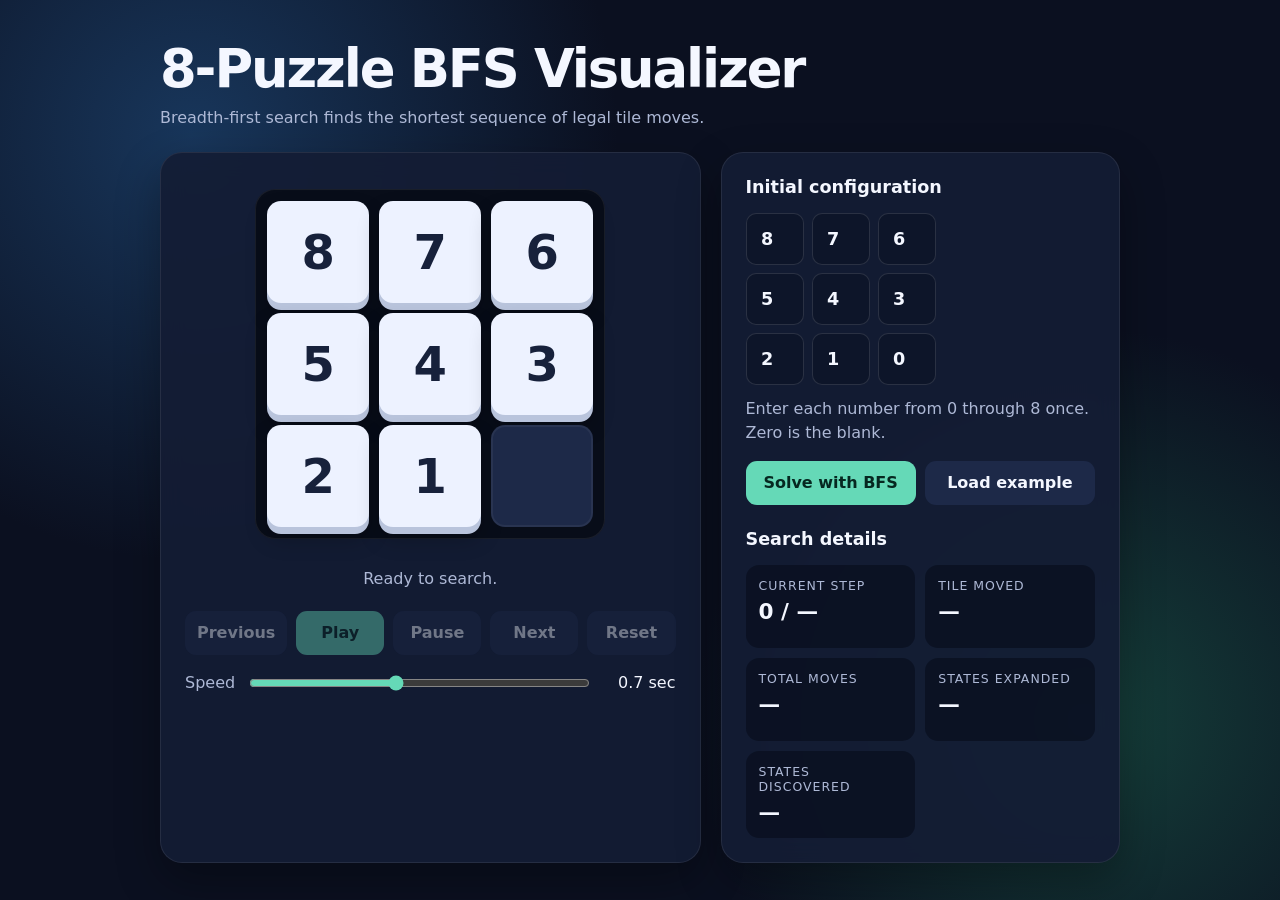
<file: Assignment #5/bfs.html>
<!DOCTYPE html>
<html lang="en">
<head>
  <meta charset="UTF-8">
  <meta name="viewport" content="width=device-width, initial-scale=1.0">
  <title>8-Puzzle BFS Visualizer</title>
  <style>
    :root {
      color-scheme: dark;
      --background: #0b1020;
      --panel: rgba(20, 29, 53, 0.92);
      --panel-light: #1d2948;
      --text: #f4f7ff;
      --muted: #aeb9d6;
      --accent: #65d9b7;
      --accent-dark: #163f3b;
      --tile: #edf2ff;
      --tile-text: #17213b;
      --danger: #ff8e9e;
      --shadow: 0 18px 45px rgba(0, 0, 0, 0.32);
    }

    * {
      box-sizing: border-box;
    }

    body {
      min-height: 100vh;
      margin: 0;
      padding: 32px 18px;
      display: grid;
      place-items: center;
      font-family: Inter, ui-sans-serif, system-ui, -apple-system, BlinkMacSystemFont,
        "Segoe UI", sans-serif;
      color: var(--text);
      background:
        radial-gradient(circle at 15% 15%, #18365b 0, transparent 32%),
        radial-gradient(circle at 85% 80%, #153f3a 0, transparent 30%),
        var(--background);
    }

    button,
    input {
      font: inherit;
    }

    .app {
      width: min(960px, 100%);
    }

    header {
      margin-bottom: 22px;
    }

    h1 {
      margin: 0 0 7px;
      font-size: clamp(2rem, 5vw, 3.3rem);
      letter-spacing: -0.04em;
    }

    header p,
    .hint {
      margin: 0;
      color: var(--muted);
      line-height: 1.5;
    }

    .layout {
      display: grid;
      grid-template-columns: minmax(300px, 1.15fr) minmax(280px, 0.85fr);
      gap: 20px;
    }

    .panel {
      padding: 24px;
      border: 1px solid rgba(255, 255, 255, 0.08);
      border-radius: 22px;
      background: var(--panel);
      box-shadow: var(--shadow);
      backdrop-filter: blur(12px);
    }

    .board-wrap {
      display: grid;
      place-items: center;
      min-height: 374px;
    }

    .board {
      width: min(100%, 350px);
      aspect-ratio: 1;
      padding: 12px;
      display: grid;
      grid-template-columns: repeat(3, 1fr);
      gap: 10px;
      border-radius: 20px;
      background: #080d19;
      box-shadow: inset 0 0 0 1px rgba(255, 255, 255, 0.07);
    }

    .tile {
      display: grid;
      place-items: center;
      border-radius: 14px;
      color: var(--tile-text);
      background: var(--tile);
      box-shadow: 0 7px 0 #b9c4dc, 0 12px 22px rgba(0, 0, 0, 0.24);
      font-size: clamp(1.7rem, 7vw, 3rem);
      font-weight: 800;
      transition: transform 180ms ease, background 180ms ease;
    }

    .tile.moved {
      color: #082b25;
      background: var(--accent);
      transform: scale(1.04);
    }

    .tile.blank {
      color: transparent;
      background: var(--panel-light);
      box-shadow: inset 0 0 0 2px rgba(255, 255, 255, 0.05);
    }

    .status {
      min-height: 24px;
      margin: 18px 0 4px;
      color: var(--muted);
      text-align: center;
    }

    .status.error {
      color: var(--danger);
    }

    .controls {
      display: grid;
      grid-template-columns: repeat(5, 1fr);
      gap: 9px;
      margin-top: 18px;
    }

    button {
      min-height: 44px;
      padding: 10px 12px;
      border: 0;
      border-radius: 11px;
      color: var(--text);
      background: var(--panel-light);
      cursor: pointer;
      font-weight: 700;
      transition: transform 120ms ease, filter 120ms ease, opacity 120ms ease;
    }

    button:hover:not(:disabled) {
      filter: brightness(1.15);
      transform: translateY(-1px);
    }

    button:focus-visible,
    input:focus-visible {
      outline: 3px solid rgba(101, 217, 183, 0.55);
      outline-offset: 2px;
    }

    button:disabled {
      cursor: not-allowed;
      opacity: 0.42;
    }

    .primary {
      color: #062820;
      background: var(--accent);
    }

    .speed-row {
      margin-top: 18px;
      display: grid;
      grid-template-columns: auto 1fr 72px;
      align-items: center;
      gap: 12px;
      color: var(--muted);
    }

    input[type="range"] {
      accent-color: var(--accent);
    }

    .speed-value {
      color: var(--text);
      text-align: right;
      font-variant-numeric: tabular-nums;
    }

    h2 {
      margin: 0 0 16px;
      font-size: 1.1rem;
    }

    .input-grid {
      display: grid;
      grid-template-columns: repeat(3, 58px);
      gap: 8px;
      margin-bottom: 12px;
    }

    .input-grid input {
      width: 58px;
      height: 52px;
      border: 1px solid rgba(255, 255, 255, 0.12);
      border-radius: 10px;
      color: var(--text);
      background: #0d1529;
      text-align: center;
      font-size: 1.1rem;
      font-weight: 700;
    }

    .solve-row {
      display: flex;
      gap: 9px;
      margin: 16px 0 24px;
    }

    .solve-row button {
      flex: 1;
    }

    .stats {
      display: grid;
      grid-template-columns: 1fr 1fr;
      gap: 10px;
    }

    .stat {
      min-height: 83px;
      padding: 13px;
      border-radius: 13px;
      background: rgba(7, 12, 25, 0.6);
    }

    .stat-label {
      display: block;
      margin-bottom: 6px;
      color: var(--muted);
      font-size: 0.78rem;
      text-transform: uppercase;
      letter-spacing: 0.08em;
    }

    .stat-value {
      font-size: 1.35rem;
      font-weight: 800;
      font-variant-numeric: tabular-nums;
    }

    @media (max-width: 760px) {
      .layout {
        grid-template-columns: 1fr;
      }

      .controls {
        grid-template-columns: repeat(2, 1fr);
      }

      .controls button:last-child {
        grid-column: 1 / -1;
      }
    }
  </style>
</head>
<body>
  <main class="app">
    <header>
      <h1>8-Puzzle BFS Visualizer</h1>
      <p>Breadth-first search finds the shortest sequence of legal tile moves.</p>
    </header>

    <div class="layout">
      <section class="panel" aria-label="Puzzle visualization">
        <div class="board-wrap">
          <div id="board" class="board" aria-label="8-puzzle board"></div>
        </div>

        <p id="status" class="status" role="status" aria-live="polite">
          Ready to search.
        </p>

        <div class="controls">
          <button id="previousButton" type="button">Previous</button>
          <button id="playButton" class="primary" type="button">Play</button>
          <button id="pauseButton" type="button">Pause</button>
          <button id="nextButton" type="button">Next</button>
          <button id="resetButton" type="button">Reset</button>
        </div>

        <label class="speed-row" for="speed">
          <span>Speed</span>
          <input id="speed" type="range" min="100" max="1500" step="100" value="700">
          <span id="speedValue" class="speed-value">0.7 sec</span>
        </label>
      </section>

      <aside class="panel">
        <h2>Initial configuration</h2>
        <div id="inputGrid" class="input-grid" aria-label="Initial puzzle values"></div>
        <p class="hint">Enter each number from 0 through 8 once. Zero is the blank.</p>

        <div class="solve-row">
          <button id="solveButton" class="primary" type="button">Solve with BFS</button>
          <button id="exampleButton" type="button">Load example</button>
        </div>

        <h2>Search details</h2>
        <div class="stats">
          <div class="stat">
            <span class="stat-label">Current step</span>
            <span id="currentStep" class="stat-value">0 / —</span>
          </div>
          <div class="stat">
            <span class="stat-label">Tile moved</span>
            <span id="tileMoved" class="stat-value">—</span>
          </div>
          <div class="stat">
            <span class="stat-label">Total moves</span>
            <span id="totalMoves" class="stat-value">—</span>
          </div>
          <div class="stat">
            <span class="stat-label">States expanded</span>
            <span id="statesExpanded" class="stat-value">—</span>
          </div>
          <div class="stat">
            <span class="stat-label">States discovered</span>
            <span id="statesDiscovered" class="stat-value">—</span>
          </div>
        </div>
      </aside>
    </div>
  </main>

  <script>
    "use strict";

    const EXAMPLE = [8, 7, 6, 5, 4, 3, 2, 1, 0];
    const GOAL = [1, 2, 3, 4, 5, 6, 7, 8, 0];
    const GOAL_KEY = GOAL.join("");

    const board = document.getElementById("board");
    const inputGrid = document.getElementById("inputGrid");
    const status = document.getElementById("status");
    const solveButton = document.getElementById("solveButton");
    const exampleButton = document.getElementById("exampleButton");
    const previousButton = document.getElementById("previousButton");
    const playButton = document.getElementById("playButton");
    const pauseButton = document.getElementById("pauseButton");
    const nextButton = document.getElementById("nextButton");
    const resetButton = document.getElementById("resetButton");
    const speed = document.getElementById("speed");
    const speedValue = document.getElementById("speedValue");
    const currentStepElement = document.getElementById("currentStep");
    const tileMovedElement = document.getElementById("tileMoved");
    const totalMovesElement = document.getElementById("totalMoves");
    const statesExpandedElement = document.getElementById("statesExpanded");
    const statesDiscoveredElement = document.getElementById("statesDiscovered");

    let solution = [];
    let movedTiles = [];
    let currentStep = 0;
    let playTimer = null;
    let solving = false;

    function createInputs() {
      EXAMPLE.forEach((value, index) => {
        const input = document.createElement("input");
        input.type = "number";
        input.min = "0";
        input.max = "8";
        input.value = value;
        input.setAttribute("aria-label", `Row ${Math.floor(index / 3) + 1}, column ${index % 3 + 1}`);
        inputGrid.appendChild(input);
      });
    }

    function setInputs(values) {
      [...inputGrid.querySelectorAll("input")].forEach((input, index) => {
        input.value = values[index];
      });
    }

    function readInputs() {
      const inputs = [...inputGrid.querySelectorAll("input")];
      const values = inputs.map((input) => Number(input.value));
      const validValues = values.every(
        (value) => Number.isInteger(value) && value >= 0 && value <= 8
      );

      if (!validValues || new Set(values).size !== 9) {
        throw new Error("Use every number from 0 through 8 exactly once.");
      }

      return values;
    }

    function isSolvable(state) {
      let inversions = 0;
      const tiles = state.filter((tile) => tile !== 0);

      for (let left = 0; left < tiles.length; left += 1) {
        for (let right = left + 1; right < tiles.length; right += 1) {
          if (tiles[left] > tiles[right]) {
            inversions += 1;
          }
        }
      }

      return inversions % 2 === 0;
    }

    function neighbors(key) {
      const state = key.split("").map(Number);
      const blank = state.indexOf(0);
      const row = Math.floor(blank / 3);
      const column = blank % 3;
      const result = [];
      const directions = [[-1, 0], [1, 0], [0, -1], [0, 1]];

      for (const [rowChange, columnChange] of directions) {
        const newRow = row + rowChange;
        const newColumn = column + columnChange;

        if (newRow >= 0 && newRow < 3 && newColumn >= 0 && newColumn < 3) {
          const tileIndex = newRow * 3 + newColumn;
          const movedTile = state[tileIndex];
          const nextState = [...state];
          [nextState[blank], nextState[tileIndex]] = [
            nextState[tileIndex],
            nextState[blank]
          ];
          result.push({ key: nextState.join(""), movedTile });
        }
      }

      return result;
    }

    function reconstructSolution(parents, moves, goalKey) {
      const path = [];
      const pathMoves = [];
      let current = goalKey;

      while (current !== null) {
        path.push(current.split("").map(Number));
        if (parents.get(current) !== null) {
          pathMoves.push(moves.get(current));
        }
        current = parents.get(current);
      }

      path.reverse();
      pathMoves.reverse();
      return { path, pathMoves: [null, ...pathMoves] };
    }

    async function breadthFirstSearch(initial) {
      const initialKey = initial.join("");
      const queue = [initialKey];
      let queueIndex = 0;
      let statesExpanded = 0;
      const discovered = new Set([initialKey]);
      const parents = new Map([[initialKey, null]]);
      const moves = new Map();

      while (queueIndex < queue.length) {
        const current = queue[queueIndex];
        queueIndex += 1;
        statesExpanded += 1;

        if (current === GOAL_KEY) {
          const result = reconstructSolution(parents, moves, current);
          return {
            ...result,
            statesExpanded,
            statesDiscovered: discovered.size
          };
        }

        for (const next of neighbors(current)) {
          if (!discovered.has(next.key)) {
            discovered.add(next.key);
            parents.set(next.key, current);
            moves.set(next.key, next.movedTile);
            queue.push(next.key);
          }
        }

        // Yield periodically so the page remains responsive during a large search.
        if (statesExpanded % 5000 === 0) {
          status.textContent =
            `Searching… ${statesExpanded.toLocaleString()} states expanded`;
          await new Promise((resolve) => setTimeout(resolve, 0));
        }
      }

      return null;
    }

    function renderBoard(state, movedTile = null) {
      board.replaceChildren();

      state.forEach((value) => {
        const tile = document.createElement("div");
        tile.className = value === 0 ? "tile blank" : "tile";
        if (value === movedTile) {
          tile.classList.add("moved");
        }
        tile.textContent = value;
        tile.setAttribute("aria-label", value === 0 ? "Blank" : `Tile ${value}`);
        board.appendChild(tile);
      });
    }

    function renderStep() {
      if (solution.length === 0) {
        updateControls();
        return;
      }

      renderBoard(solution[currentStep], movedTiles[currentStep]);
      currentStepElement.textContent = `${currentStep} / ${solution.length - 1}`;
      tileMovedElement.textContent = movedTiles[currentStep] ?? "—";
      status.className = "status";
      status.textContent =
        currentStep === solution.length - 1
          ? "Goal reached!"
          : currentStep === 0
            ? "Solution ready."
            : `Moved tile ${movedTiles[currentStep]}.`;
      updateControls();
    }

    function updateControls() {
      const hasSolution = solution.length > 0;
      previousButton.disabled = solving || !hasSolution || currentStep === 0;
      nextButton.disabled =
        solving || !hasSolution || currentStep === solution.length - 1;
      playButton.disabled =
        solving || !hasSolution || currentStep === solution.length - 1 || playTimer !== null;
      pauseButton.disabled = playTimer === null;
      resetButton.disabled = solving || !hasSolution || currentStep === 0;
      solveButton.disabled = solving;
      exampleButton.disabled = solving;
    }

    function pause() {
      if (playTimer !== null) {
        clearTimeout(playTimer);
        playTimer = null;
      }
      updateControls();
    }

    function scheduleNextStep() {
      if (currentStep >= solution.length - 1) {
        pause();
        return;
      }

      playTimer = setTimeout(() => {
        playTimer = null;
        currentStep += 1;
        renderStep();
        scheduleNextStep();
      }, Number(speed.value));
      updateControls();
    }

    function play() {
      if (solution.length === 0 || playTimer !== null) {
        return;
      }
      scheduleNextStep();
    }

    async function solve() {
      pause();
      status.className = "status";

      let initial;
      try {
        initial = readInputs();
      } catch (error) {
        status.className = "status error";
        status.textContent = error.message;
        return;
      }

      if (!isSolvable(initial)) {
        solution = [];
        movedTiles = [];
        renderBoard(initial);
        status.className = "status error";
        status.textContent = "This configuration is not solvable.";
        currentStepElement.textContent = "0 / —";
        tileMovedElement.textContent = "—";
        totalMovesElement.textContent = "—";
        statesExpandedElement.textContent = "—";
        statesDiscoveredElement.textContent = "—";
        updateControls();
        return;
      }

      solving = true;
      solution = [];
      movedTiles = [];
      renderBoard(initial);
      status.textContent = "Searching…";
      updateControls();

      // Let the searching message render before starting BFS.
      await new Promise((resolve) => setTimeout(resolve, 0));
      const result = await breadthFirstSearch(initial);
      solving = false;

      if (result === null) {
        status.className = "status error";
        status.textContent = "No solution was found.";
        updateControls();
        return;
      }

      solution = result.path;
      movedTiles = result.pathMoves;
      currentStep = 0;
      totalMovesElement.textContent = solution.length - 1;
      statesExpandedElement.textContent = result.statesExpanded.toLocaleString();
      statesDiscoveredElement.textContent = result.statesDiscovered.toLocaleString();
      renderStep();
    }

    previousButton.addEventListener("click", () => {
      pause();
      currentStep -= 1;
      renderStep();
    });

    nextButton.addEventListener("click", () => {
      pause();
      currentStep += 1;
      renderStep();
    });

    playButton.addEventListener("click", play);
    pauseButton.addEventListener("click", pause);

    resetButton.addEventListener("click", () => {
      pause();
      currentStep = 0;
      renderStep();
    });

    speed.addEventListener("input", () => {
      speedValue.textContent = `${(Number(speed.value) / 1000).toFixed(1)} sec`;
      if (playTimer !== null) {
        pause();
        play();
      }
    });

    exampleButton.addEventListener("click", () => {
      pause();
      setInputs(EXAMPLE);
      renderBoard(EXAMPLE);
      status.className = "status";
      status.textContent = "Example loaded. Select Solve with BFS.";
    });

    solveButton.addEventListener("click", solve);

    createInputs();
    renderBoard(EXAMPLE);
    updateControls();
  </script>
</body>
</html>
</file>
